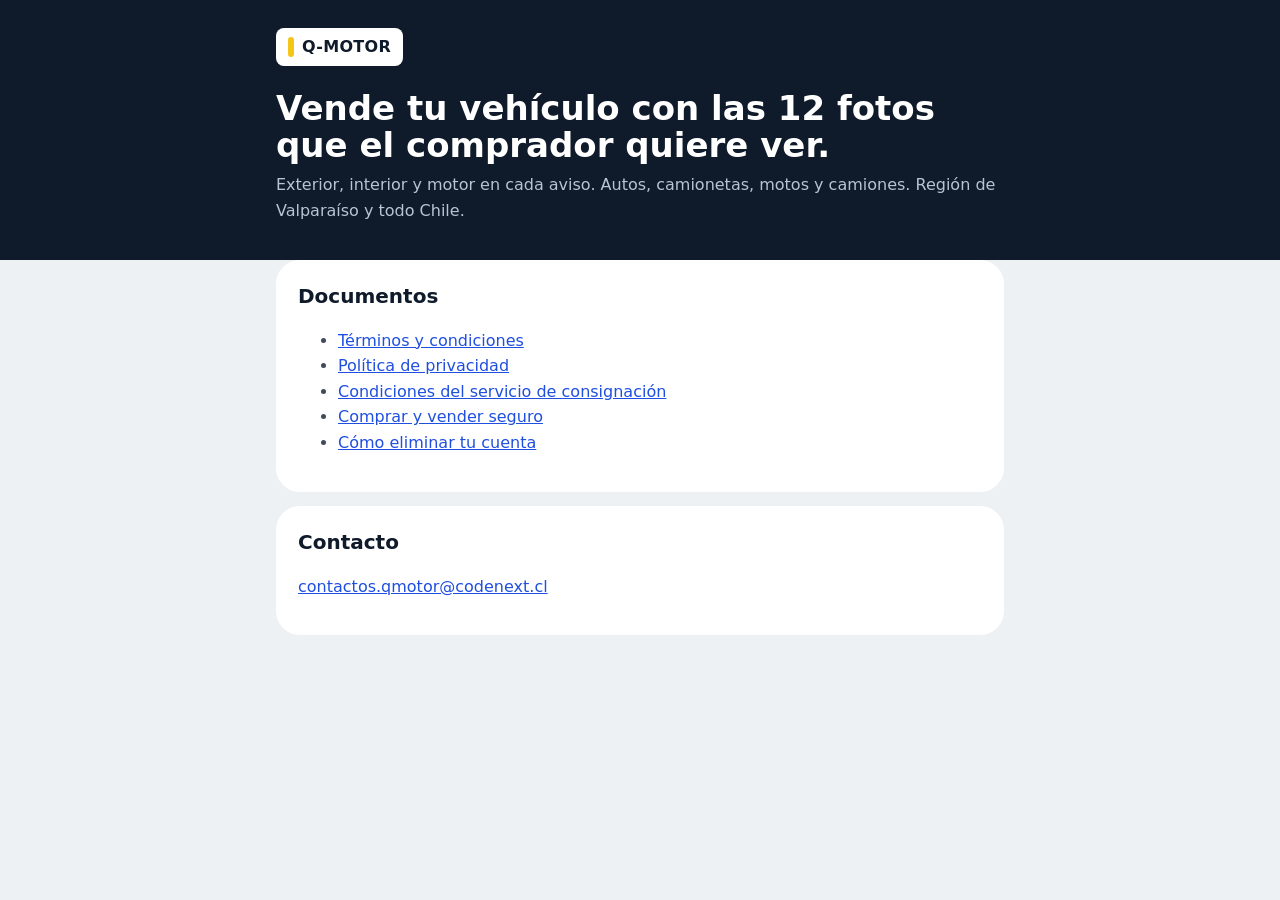
<file: index.html>
<!doctype html>
<html lang="es-CL">
<head>
<meta charset="utf-8">
<meta name="viewport" content="width=device-width, initial-scale=1">
<title>Q-Motor</title>
<link rel="stylesheet" href="estilo.css">
</head>
<body>
<header><div class="wrap">
  <span class="marca">Q-MOTOR</span>
  <h1>Vende tu vehículo con las 12 fotos que el comprador quiere ver.</h1>
  <p>Exterior, interior y motor en cada aviso. Autos, camionetas, motos y camiones. Región de Valparaíso y todo Chile.</p>
</div></header>
<main class="wrap">
  <section>
    <h2>Documentos</h2>
    <ul>
      <li><a href="terminos.html">Términos y condiciones</a></li>
      <li><a href="privacidad.html">Política de privacidad</a></li>
      <li><a href="consignacion.html">Condiciones del servicio de consignación</a></li>
      <li><a href="seguridad.html">Comprar y vender seguro</a></li>
      <li><a href="eliminar-cuenta.html">Cómo eliminar tu cuenta</a></li>
    </ul>
  </section>
  <section>
    <h2>Contacto</h2>
    <p><a href="mailto:contactos.qmotor@codenext.cl">contactos.qmotor@codenext.cl</a></p>
  </section>
</main>
</body>
</html>
</file>
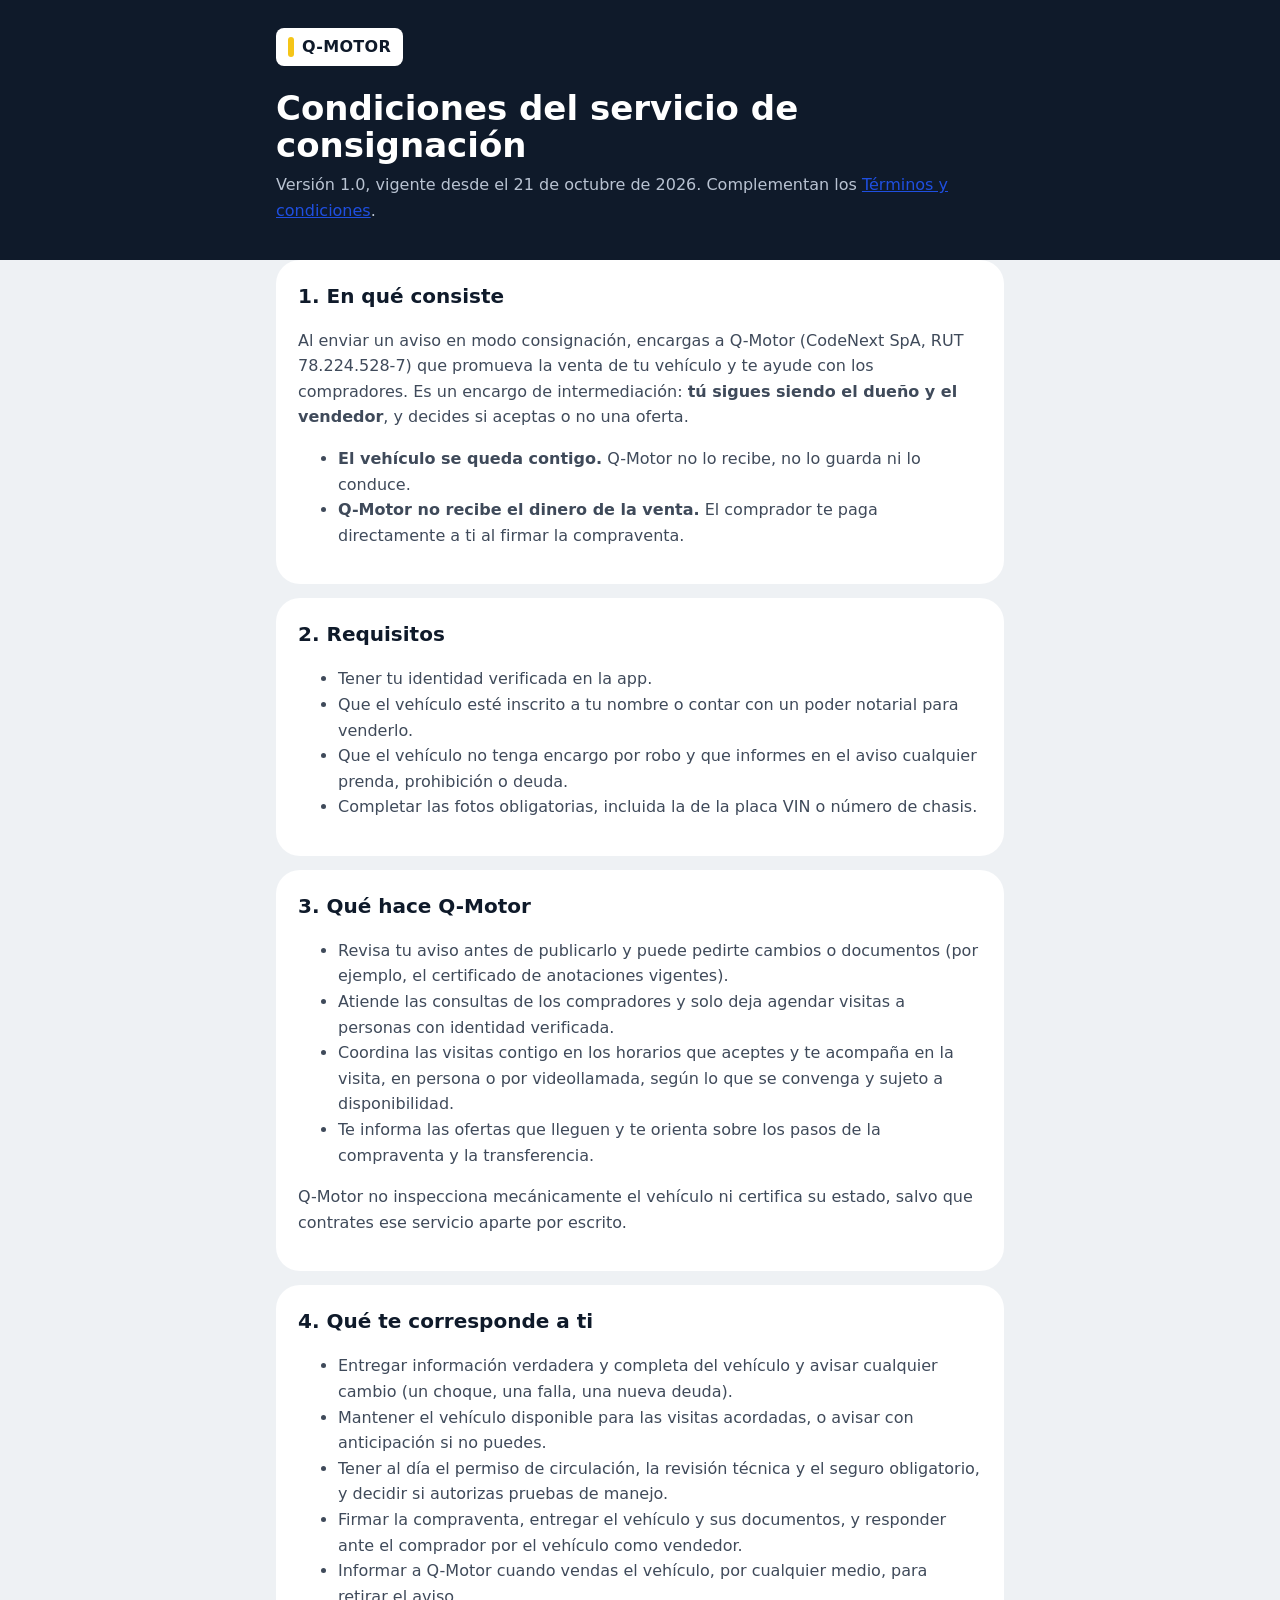
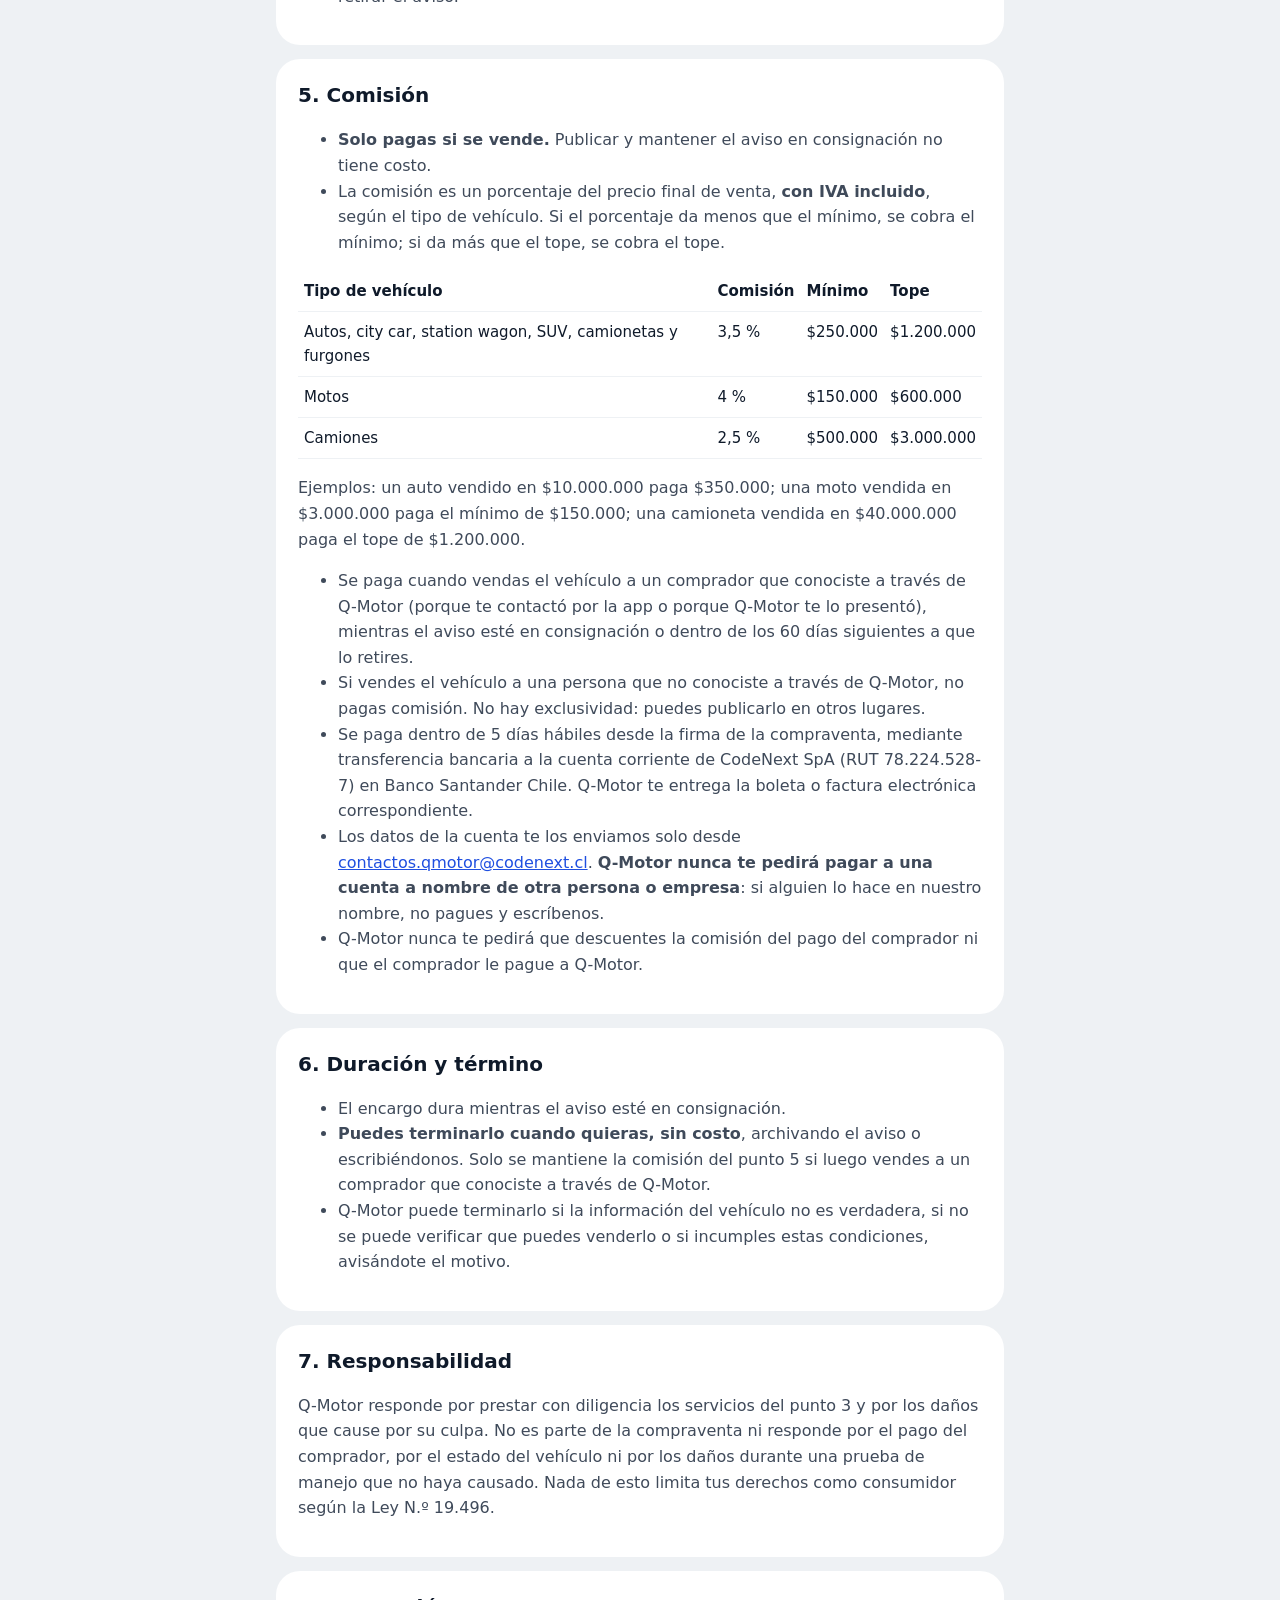
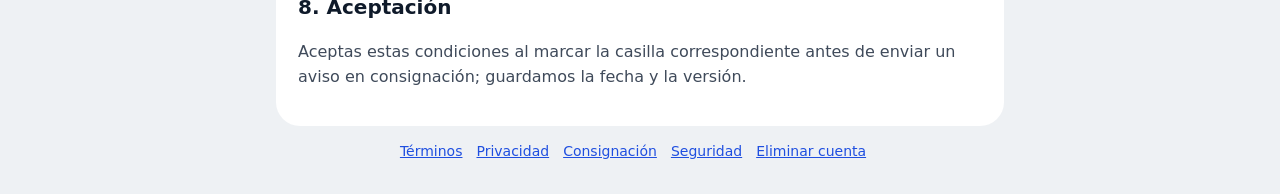
<file: consignacion.html>
<!doctype html>
<html lang="es-CL">
<head>
<meta charset="utf-8">
<meta name="viewport" content="width=device-width, initial-scale=1">
<title>Condiciones de consignación · Q-Motor</title>
<link rel="stylesheet" href="estilo.css">
</head>
<body>
<header><div class="wrap">
  <a class="marca" href="index.html">Q-MOTOR</a>
  <h1>Condiciones del servicio de consignación</h1>
  <p>Versión 1.0, vigente desde el 21 de octubre de 2026. Complementan los <a href="terminos.html">Términos y condiciones</a>.</p>
</div></header>
<main class="wrap">

<section>
  <h2>1. En qué consiste</h2>
  <p>Al enviar un aviso en modo consignación, encargas a Q-Motor (CodeNext SpA, RUT 78.224.528-7) que promueva la venta de tu vehículo y te ayude con los compradores. Es un encargo de intermediación: <strong>tú sigues siendo el dueño y el vendedor</strong>, y decides si aceptas o no una oferta.</p>
  <ul>
    <li><strong>El vehículo se queda contigo.</strong> Q-Motor no lo recibe, no lo guarda ni lo conduce.</li>
    <li><strong>Q-Motor no recibe el dinero de la venta.</strong> El comprador te paga directamente a ti al firmar la compraventa.</li>
  </ul>
</section>

<section>
  <h2>2. Requisitos</h2>
  <ul>
    <li>Tener tu identidad verificada en la app.</li>
    <li>Que el vehículo esté inscrito a tu nombre o contar con un poder notarial para venderlo.</li>
    <li>Que el vehículo no tenga encargo por robo y que informes en el aviso cualquier prenda, prohibición o deuda.</li>
    <li>Completar las fotos obligatorias, incluida la de la placa VIN o número de chasis.</li>
  </ul>
</section>

<section>
  <h2>3. Qué hace Q-Motor</h2>
  <ul>
    <li>Revisa tu aviso antes de publicarlo y puede pedirte cambios o documentos (por ejemplo, el certificado de anotaciones vigentes).</li>
    <li>Atiende las consultas de los compradores y solo deja agendar visitas a personas con identidad verificada.</li>
    <li>Coordina las visitas contigo en los horarios que aceptes y te acompaña en la visita, en persona o por videollamada, según lo que se convenga y sujeto a disponibilidad.</li>
    <li>Te informa las ofertas que lleguen y te orienta sobre los pasos de la compraventa y la transferencia.</li>
  </ul>
  <p>Q-Motor no inspecciona mecánicamente el vehículo ni certifica su estado, salvo que contrates ese servicio aparte por escrito.</p>
</section>

<section>
  <h2>4. Qué te corresponde a ti</h2>
  <ul>
    <li>Entregar información verdadera y completa del vehículo y avisar cualquier cambio (un choque, una falla, una nueva deuda).</li>
    <li>Mantener el vehículo disponible para las visitas acordadas, o avisar con anticipación si no puedes.</li>
    <li>Tener al día el permiso de circulación, la revisión técnica y el seguro obligatorio, y decidir si autorizas pruebas de manejo.</li>
    <li>Firmar la compraventa, entregar el vehículo y sus documentos, y responder ante el comprador por el vehículo como vendedor.</li>
    <li>Informar a Q-Motor cuando vendas el vehículo, por cualquier medio, para retirar el aviso.</li>
  </ul>
</section>

<section>
  <h2>5. Comisión</h2>
  <ul>
    <li><strong>Solo pagas si se vende.</strong> Publicar y mantener el aviso en consignación no tiene costo.</li>
    <li>La comisión es un porcentaje del precio final de venta, <strong>con IVA incluido</strong>, según el tipo de vehículo. Si el porcentaje da menos que el mínimo, se cobra el mínimo; si da más que el tope, se cobra el tope.</li>
  </ul>
  <div style="overflow-x:auto">
  <table>
    <thead><tr><th>Tipo de vehículo</th><th>Comisión</th><th>Mínimo</th><th>Tope</th></tr></thead>
    <tbody>
      <tr><td>Autos, city car, station wagon, SUV, camionetas y furgones</td><td>3,5 %</td><td>$250.000</td><td>$1.200.000</td></tr>
      <tr><td>Motos</td><td>4 %</td><td>$150.000</td><td>$600.000</td></tr>
      <tr><td>Camiones</td><td>2,5 %</td><td>$500.000</td><td>$3.000.000</td></tr>
    </tbody>
  </table>
  </div>
  <p>Ejemplos: un auto vendido en $10.000.000 paga $350.000; una moto vendida en $3.000.000 paga el mínimo de $150.000; una camioneta vendida en $40.000.000 paga el tope de $1.200.000.</p>
  <ul>
    <li>Se paga cuando vendas el vehículo a un comprador que conociste a través de Q-Motor (porque te contactó por la app o porque Q-Motor te lo presentó), mientras el aviso esté en consignación o dentro de los 60 días siguientes a que lo retires.</li>
    <li>Si vendes el vehículo a una persona que no conociste a través de Q-Motor, no pagas comisión. No hay exclusividad: puedes publicarlo en otros lugares.</li>
    <li>Se paga dentro de 5 días hábiles desde la firma de la compraventa, mediante transferencia bancaria a la cuenta corriente de CodeNext SpA (RUT 78.224.528-7) en Banco Santander Chile. Q-Motor te entrega la boleta o factura electrónica correspondiente.</li>
    <li>Los datos de la cuenta te los enviamos solo desde <a href="mailto:contactos.qmotor@codenext.cl">contactos.qmotor@codenext.cl</a>. <strong>Q-Motor nunca te pedirá pagar a una cuenta a nombre de otra persona o empresa</strong>: si alguien lo hace en nuestro nombre, no pagues y escríbenos.</li>
    <li>Q-Motor nunca te pedirá que descuentes la comisión del pago del comprador ni que el comprador le pague a Q-Motor.</li>
  </ul>
</section>

<section>
  <h2>6. Duración y término</h2>
  <ul>
    <li>El encargo dura mientras el aviso esté en consignación.</li>
    <li><strong>Puedes terminarlo cuando quieras, sin costo</strong>, archivando el aviso o escribiéndonos. Solo se mantiene la comisión del punto 5 si luego vendes a un comprador que conociste a través de Q-Motor.</li>
    <li>Q-Motor puede terminarlo si la información del vehículo no es verdadera, si no se puede verificar que puedes venderlo o si incumples estas condiciones, avisándote el motivo.</li>
  </ul>
</section>

<section>
  <h2>7. Responsabilidad</h2>
  <p>Q-Motor responde por prestar con diligencia los servicios del punto 3 y por los daños que cause por su culpa. No es parte de la compraventa ni responde por el pago del comprador, por el estado del vehículo ni por los daños durante una prueba de manejo que no haya causado. Nada de esto limita tus derechos como consumidor según la Ley N.º 19.496.</p>
</section>

<section>
  <h2>8. Aceptación</h2>
  <p>Aceptas estas condiciones al marcar la casilla correspondiente antes de enviar un aviso en consignación; guardamos la fecha y la versión.</p>
</section>

</main>
<footer><div class="wrap"><nav><a href="terminos.html">Términos</a><a href="privacidad.html">Privacidad</a><a href="consignacion.html">Consignación</a><a href="seguridad.html">Seguridad</a><a href="eliminar-cuenta.html">Eliminar cuenta</a></nav></div></footer>
</body>
</html>
</file>
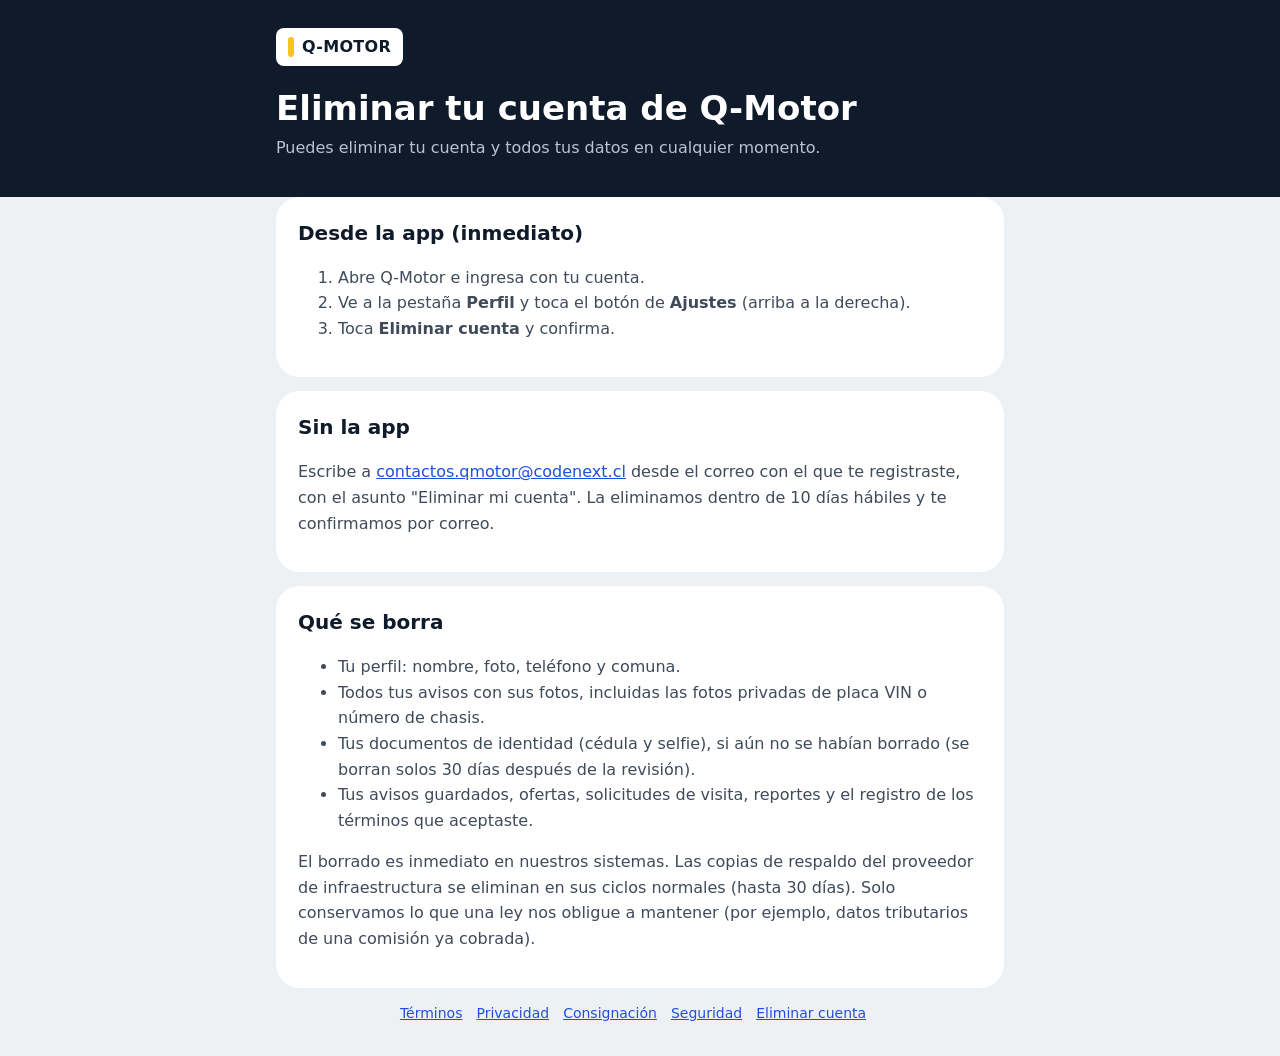
<file: eliminar-cuenta.html>
<!doctype html>
<html lang="es-CL">
<head>
<meta charset="utf-8">
<meta name="viewport" content="width=device-width, initial-scale=1">
<title>Eliminar tu cuenta · Q-Motor</title>
<link rel="stylesheet" href="estilo.css">
</head>
<body>
<header><div class="wrap">
  <a class="marca" href="index.html">Q-MOTOR</a>
  <h1>Eliminar tu cuenta de Q-Motor</h1>
  <p>Puedes eliminar tu cuenta y todos tus datos en cualquier momento.</p>
</div></header>
<main class="wrap">

<section>
  <h2>Desde la app (inmediato)</h2>
  <ol>
    <li>Abre Q-Motor e ingresa con tu cuenta.</li>
    <li>Ve a la pestaña <strong>Perfil</strong> y toca el botón de <strong>Ajustes</strong> (arriba a la derecha).</li>
    <li>Toca <strong>Eliminar cuenta</strong> y confirma.</li>
  </ol>
</section>

<section>
  <h2>Sin la app</h2>
  <p>Escribe a <a href="mailto:contactos.qmotor@codenext.cl">contactos.qmotor@codenext.cl</a> desde el correo con el que te registraste, con el asunto "Eliminar mi cuenta". La eliminamos dentro de 10 días hábiles y te confirmamos por correo.</p>
</section>

<section>
  <h2>Qué se borra</h2>
  <ul>
    <li>Tu perfil: nombre, foto, teléfono y comuna.</li>
    <li>Todos tus avisos con sus fotos, incluidas las fotos privadas de placa VIN o número de chasis.</li>
    <li>Tus documentos de identidad (cédula y selfie), si aún no se habían borrado (se borran solos 30 días después de la revisión).</li>
    <li>Tus avisos guardados, ofertas, solicitudes de visita, reportes y el registro de los términos que aceptaste.</li>
  </ul>
  <p>El borrado es inmediato en nuestros sistemas. Las copias de respaldo del proveedor de infraestructura se eliminan en sus ciclos normales (hasta 30 días). Solo conservamos lo que una ley nos obligue a mantener (por ejemplo, datos tributarios de una comisión ya cobrada).</p>
</section>

</main>
<footer><div class="wrap"><nav><a href="terminos.html">Términos</a><a href="privacidad.html">Privacidad</a><a href="consignacion.html">Consignación</a><a href="seguridad.html">Seguridad</a><a href="eliminar-cuenta.html">Eliminar cuenta</a></nav></div></footer>
</body>
</html>
</file>
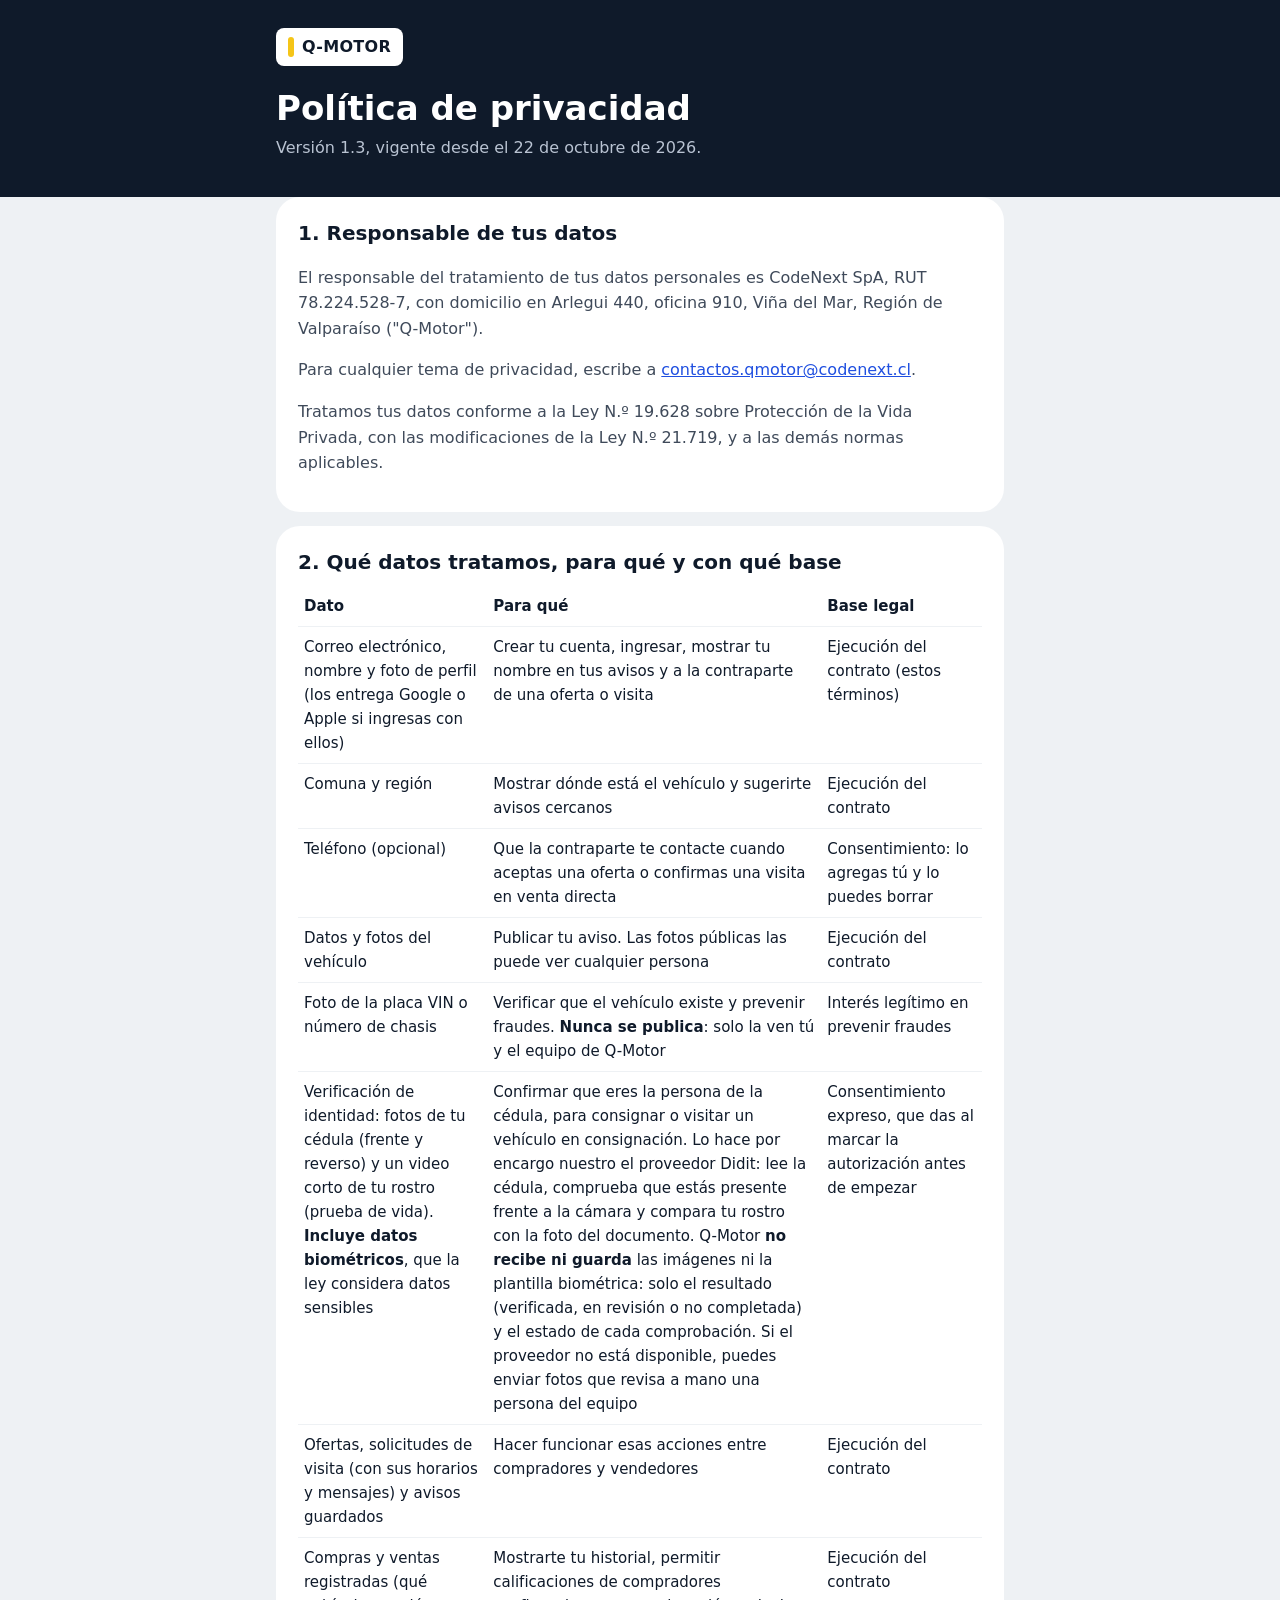
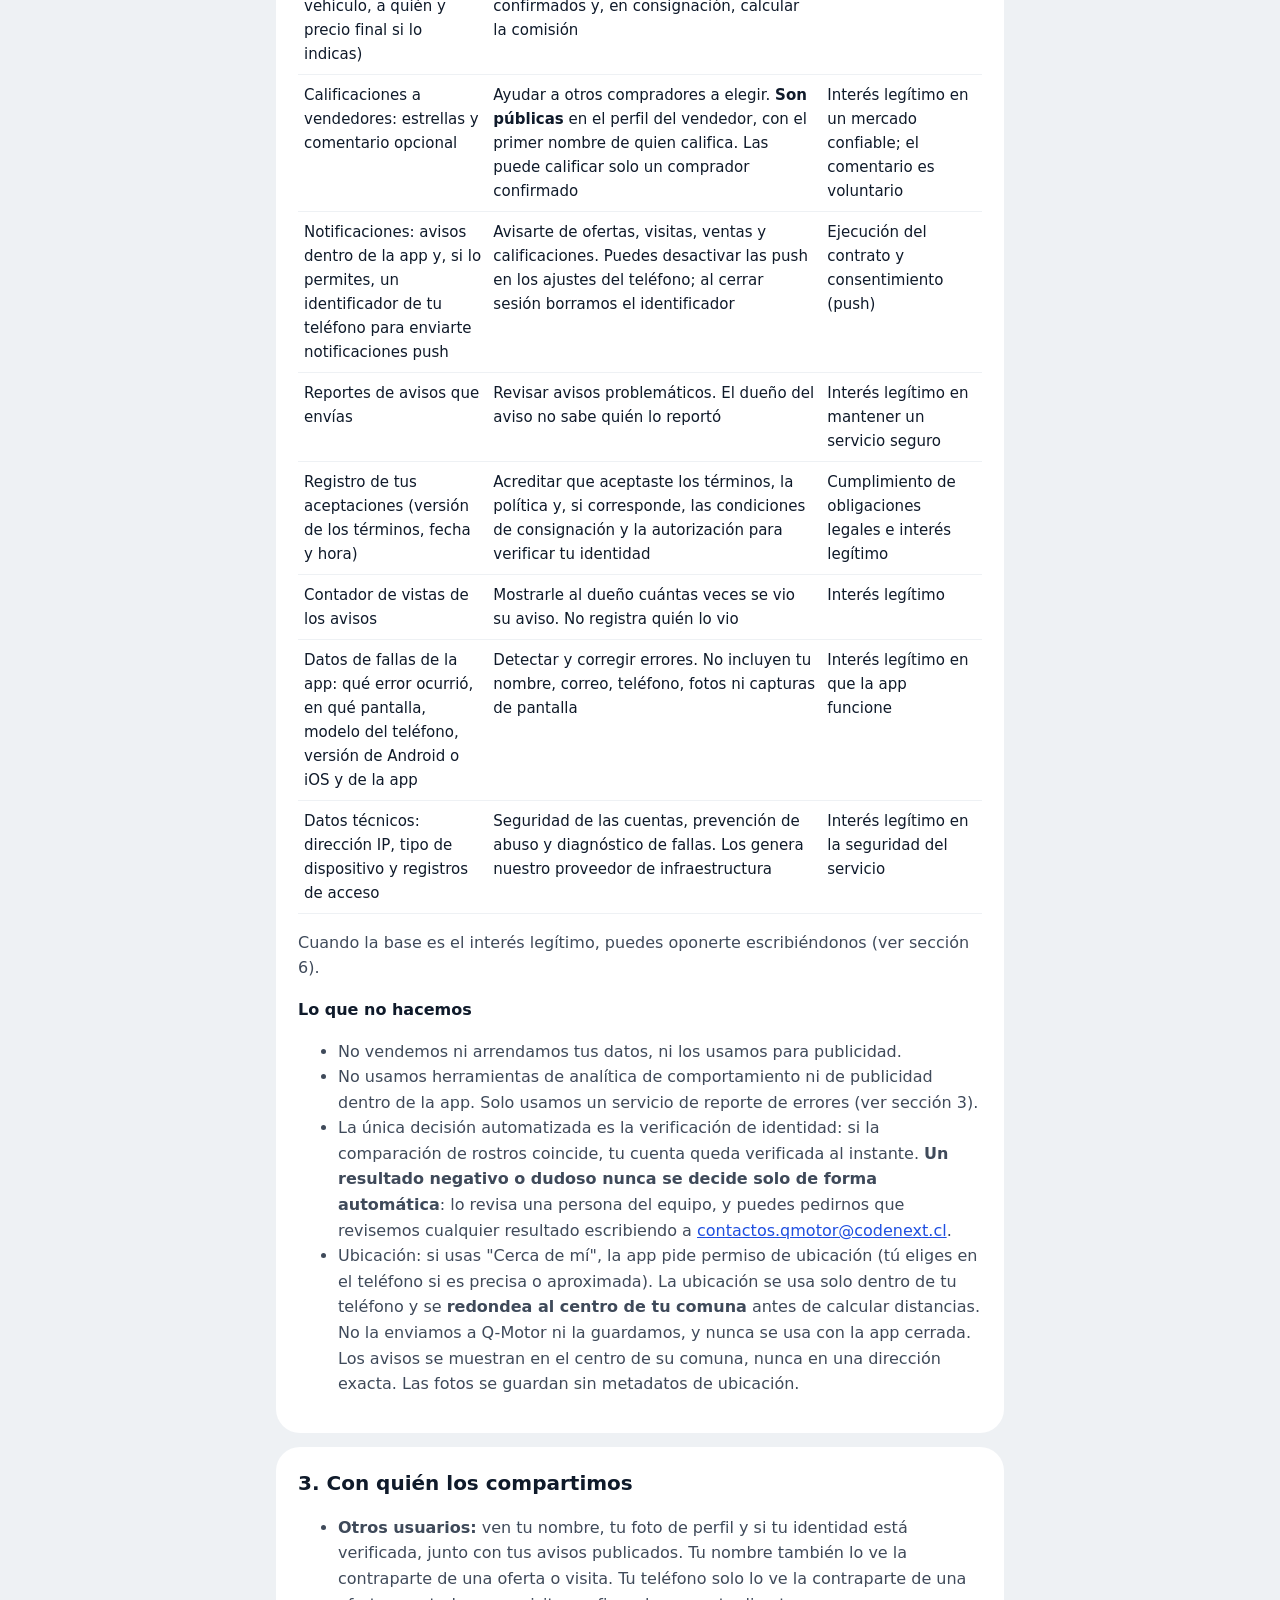
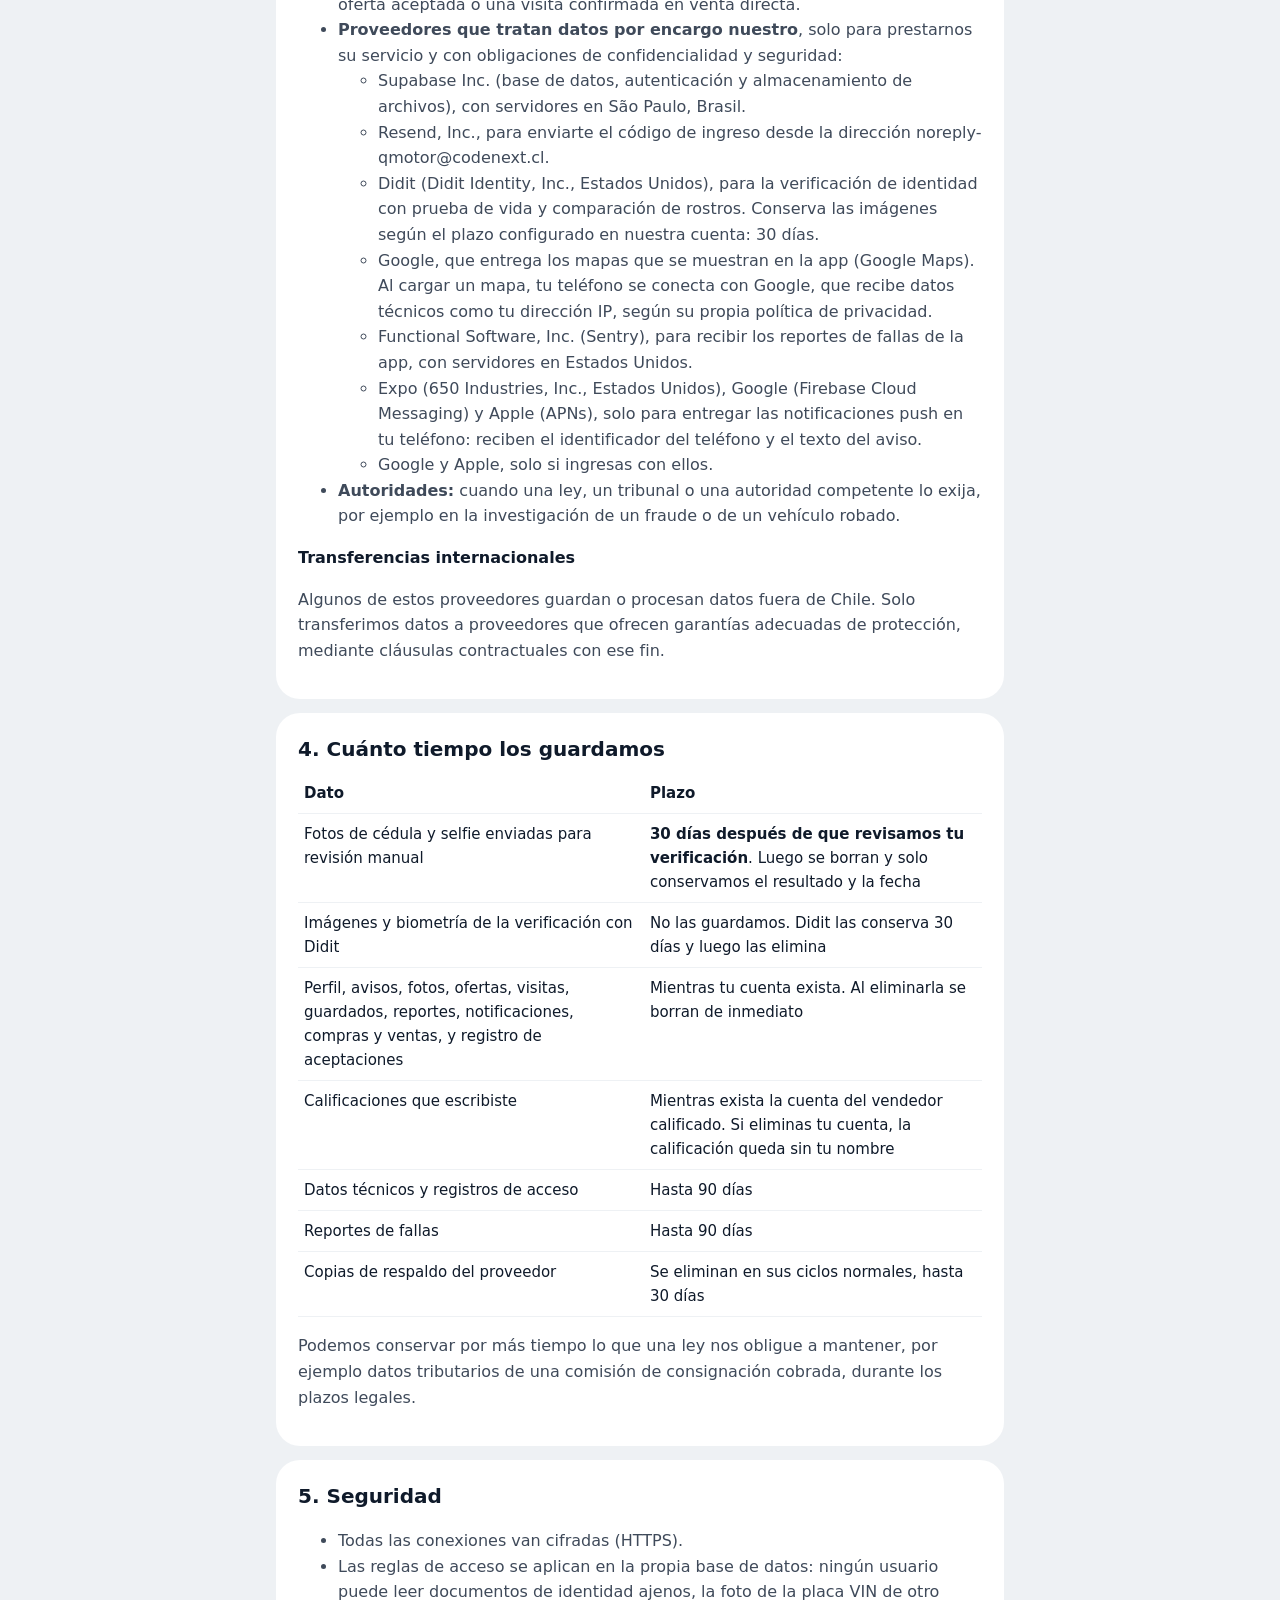
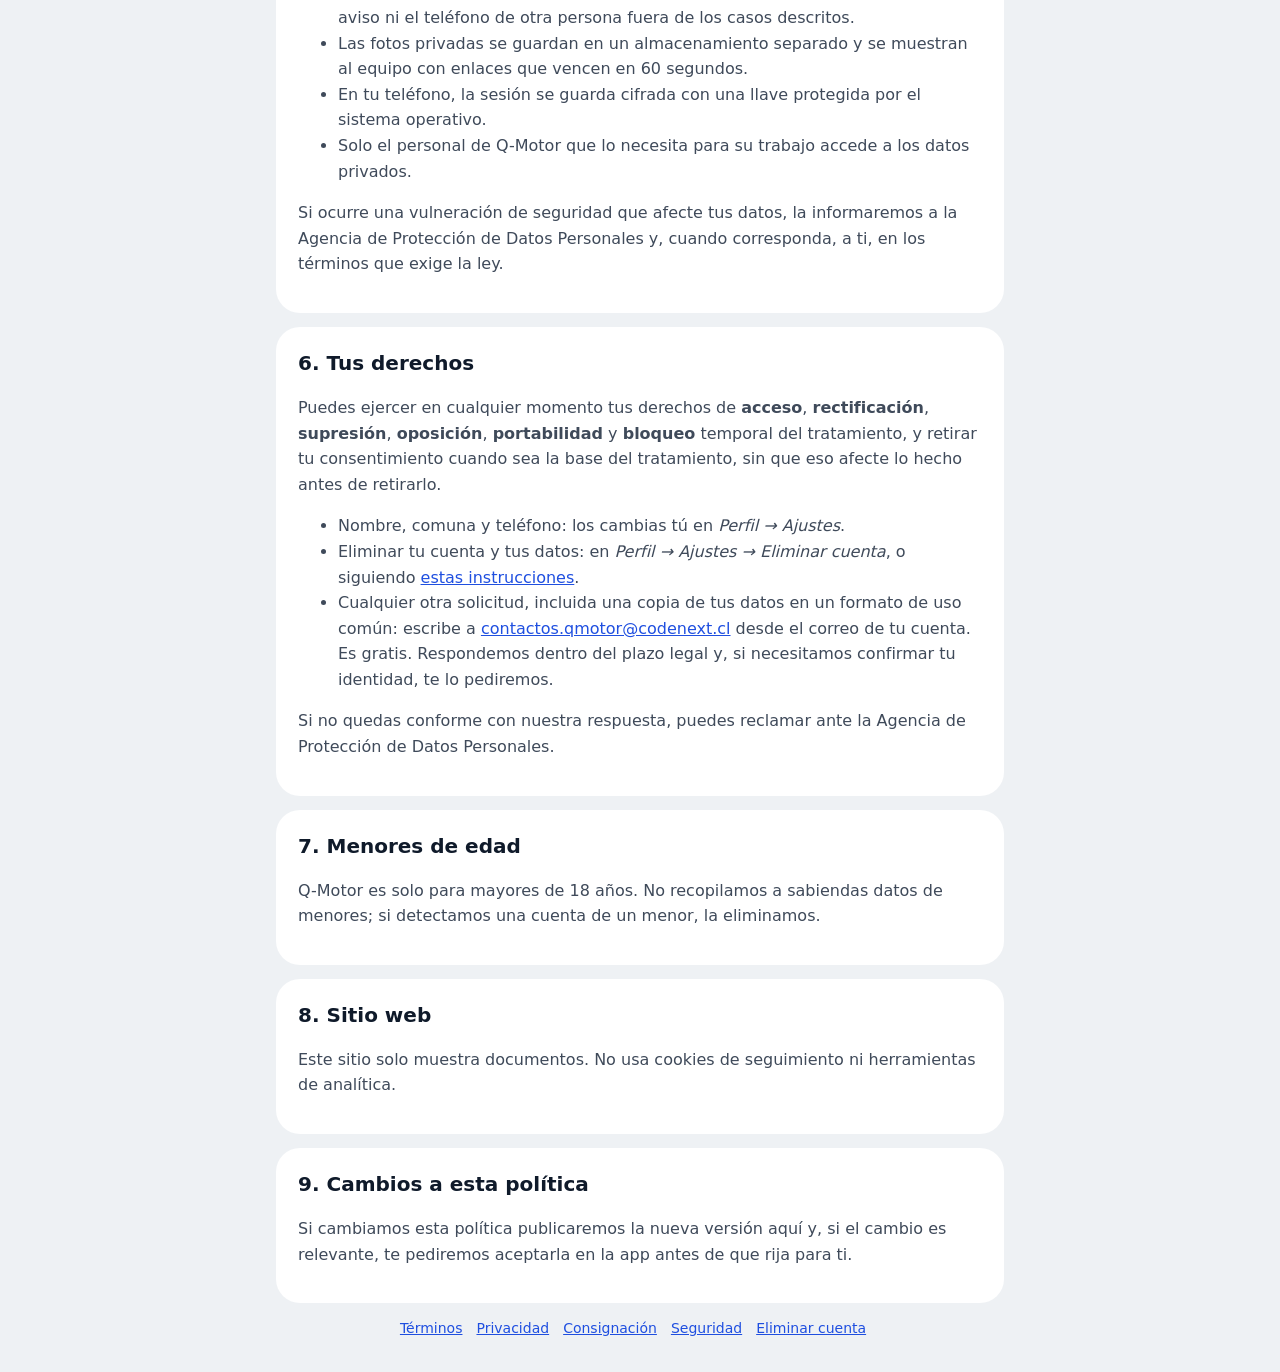
<file: privacidad.html>
<!doctype html>
<html lang="es-CL">
<head>
<meta charset="utf-8">
<meta name="viewport" content="width=device-width, initial-scale=1">
<title>Política de privacidad · Q-Motor</title>
<link rel="stylesheet" href="estilo.css">
</head>
<body>
<header><div class="wrap">
  <a class="marca" href="index.html">Q-MOTOR</a>
  <h1>Política de privacidad</h1>
  <p>Versión 1.3, vigente desde el 22 de octubre de 2026.</p>
</div></header>
<main class="wrap">

<section>
  <h2>1. Responsable de tus datos</h2>
  <p>El responsable del tratamiento de tus datos personales es CodeNext SpA, RUT 78.224.528-7, con domicilio en Arlegui 440, oficina 910, Viña del Mar, Región de Valparaíso ("Q-Motor").</p>
  <p>Para cualquier tema de privacidad, escribe a <a href="mailto:contactos.qmotor@codenext.cl">contactos.qmotor@codenext.cl</a>.</p>
  <p>Tratamos tus datos conforme a la Ley N.º 19.628 sobre Protección de la Vida Privada, con las modificaciones de la Ley N.º 21.719, y a las demás normas aplicables.</p>
</section>

<section>
  <h2>2. Qué datos tratamos, para qué y con qué base</h2>
  <table>
    <tr><th>Dato</th><th>Para qué</th><th>Base legal</th></tr>
    <tr><td>Correo electrónico, nombre y foto de perfil (los entrega Google o Apple si ingresas con ellos)</td><td>Crear tu cuenta, ingresar, mostrar tu nombre en tus avisos y a la contraparte de una oferta o visita</td><td>Ejecución del contrato (estos términos)</td></tr>
    <tr><td>Comuna y región</td><td>Mostrar dónde está el vehículo y sugerirte avisos cercanos</td><td>Ejecución del contrato</td></tr>
    <tr><td>Teléfono (opcional)</td><td>Que la contraparte te contacte cuando aceptas una oferta o confirmas una visita en venta directa</td><td>Consentimiento: lo agregas tú y lo puedes borrar</td></tr>
    <tr><td>Datos y fotos del vehículo</td><td>Publicar tu aviso. Las fotos públicas las puede ver cualquier persona</td><td>Ejecución del contrato</td></tr>
    <tr><td>Foto de la placa VIN o número de chasis</td><td>Verificar que el vehículo existe y prevenir fraudes. <strong>Nunca se publica</strong>: solo la ven tú y el equipo de Q-Motor</td><td>Interés legítimo en prevenir fraudes</td></tr>
    <tr><td>Verificación de identidad: fotos de tu cédula (frente y reverso) y un video corto de tu rostro (prueba de vida). <strong>Incluye datos biométricos</strong>, que la ley considera datos sensibles</td><td>Confirmar que eres la persona de la cédula, para consignar o visitar un vehículo en consignación. Lo hace por encargo nuestro el proveedor Didit: lee la cédula, comprueba que estás presente frente a la cámara y compara tu rostro con la foto del documento. Q-Motor <strong>no recibe ni guarda</strong> las imágenes ni la plantilla biométrica: solo el resultado (verificada, en revisión o no completada) y el estado de cada comprobación. Si el proveedor no está disponible, puedes enviar fotos que revisa a mano una persona del equipo</td><td>Consentimiento expreso, que das al marcar la autorización antes de empezar</td></tr>
    <tr><td>Ofertas, solicitudes de visita (con sus horarios y mensajes) y avisos guardados</td><td>Hacer funcionar esas acciones entre compradores y vendedores</td><td>Ejecución del contrato</td></tr>
    <tr><td>Compras y ventas registradas (qué vehículo, a quién y precio final si lo indicas)</td><td>Mostrarte tu historial, permitir calificaciones de compradores confirmados y, en consignación, calcular la comisión</td><td>Ejecución del contrato</td></tr>
    <tr><td>Calificaciones a vendedores: estrellas y comentario opcional</td><td>Ayudar a otros compradores a elegir. <strong>Son públicas</strong> en el perfil del vendedor, con el primer nombre de quien califica. Las puede calificar solo un comprador confirmado</td><td>Interés legítimo en un mercado confiable; el comentario es voluntario</td></tr>
    <tr><td>Notificaciones: avisos dentro de la app y, si lo permites, un identificador de tu teléfono para enviarte notificaciones push</td><td>Avisarte de ofertas, visitas, ventas y calificaciones. Puedes desactivar las push en los ajustes del teléfono; al cerrar sesión borramos el identificador</td><td>Ejecución del contrato y consentimiento (push)</td></tr>
    <tr><td>Reportes de avisos que envías</td><td>Revisar avisos problemáticos. El dueño del aviso no sabe quién lo reportó</td><td>Interés legítimo en mantener un servicio seguro</td></tr>
    <tr><td>Registro de tus aceptaciones (versión de los términos, fecha y hora)</td><td>Acreditar que aceptaste los términos, la política y, si corresponde, las condiciones de consignación y la autorización para verificar tu identidad</td><td>Cumplimiento de obligaciones legales e interés legítimo</td></tr>
    <tr><td>Contador de vistas de los avisos</td><td>Mostrarle al dueño cuántas veces se vio su aviso. No registra quién lo vio</td><td>Interés legítimo</td></tr>
    <tr><td>Datos de fallas de la app: qué error ocurrió, en qué pantalla, modelo del teléfono, versión de Android o iOS y de la app</td><td>Detectar y corregir errores. No incluyen tu nombre, correo, teléfono, fotos ni capturas de pantalla</td><td>Interés legítimo en que la app funcione</td></tr>
    <tr><td>Datos técnicos: dirección IP, tipo de dispositivo y registros de acceso</td><td>Seguridad de las cuentas, prevención de abuso y diagnóstico de fallas. Los genera nuestro proveedor de infraestructura</td><td>Interés legítimo en la seguridad del servicio</td></tr>
  </table>
  <p>Cuando la base es el interés legítimo, puedes oponerte escribiéndonos (ver sección 6).</p>
  <h3>Lo que no hacemos</h3>
  <ul>
    <li>No vendemos ni arrendamos tus datos, ni los usamos para publicidad.</li>
    <li>No usamos herramientas de analítica de comportamiento ni de publicidad dentro de la app. Solo usamos un servicio de reporte de errores (ver sección 3).</li>
    <li>La única decisión automatizada es la verificación de identidad: si la comparación de rostros coincide, tu cuenta queda verificada al instante. <strong>Un resultado negativo o dudoso nunca se decide solo de forma automática</strong>: lo revisa una persona del equipo, y puedes pedirnos que revisemos cualquier resultado escribiendo a <a href="mailto:contactos.qmotor@codenext.cl">contactos.qmotor@codenext.cl</a>.</li>
    <li>Ubicación: si usas "Cerca de mí", la app pide permiso de ubicación (tú eliges en el teléfono si es precisa o aproximada). La ubicación se usa solo dentro de tu teléfono y se <strong>redondea al centro de tu comuna</strong> antes de calcular distancias. No la enviamos a Q-Motor ni la guardamos, y nunca se usa con la app cerrada. Los avisos se muestran en el centro de su comuna, nunca en una dirección exacta. Las fotos se guardan sin metadatos de ubicación.</li>
  </ul>
</section>

<section>
  <h2>3. Con quién los compartimos</h2>
  <ul>
    <li><strong>Otros usuarios:</strong> ven tu nombre, tu foto de perfil y si tu identidad está verificada, junto con tus avisos publicados. Tu nombre también lo ve la contraparte de una oferta o visita. Tu teléfono solo lo ve la contraparte de una oferta aceptada o una visita confirmada en venta directa.</li>
    <li><strong>Proveedores que tratan datos por encargo nuestro</strong>, solo para prestarnos su servicio y con obligaciones de confidencialidad y seguridad:
      <ul>
        <li>Supabase Inc. (base de datos, autenticación y almacenamiento de archivos), con servidores en São Paulo, Brasil.</li>
        <li>Resend, Inc., para enviarte el código de ingreso desde la dirección noreply-qmotor@codenext.cl.</li>
        <li>Didit (Didit Identity, Inc., Estados Unidos), para la verificación de identidad con prueba de vida y comparación de rostros. Conserva las imágenes según el plazo configurado en nuestra cuenta: 30 días.</li>
        <li>Google, que entrega los mapas que se muestran en la app (Google Maps). Al cargar un mapa, tu teléfono se conecta con Google, que recibe datos técnicos como tu dirección IP, según su propia política de privacidad.</li>
        <li>Functional Software, Inc. (Sentry), para recibir los reportes de fallas de la app, con servidores en Estados Unidos.</li>
        <li>Expo (650 Industries, Inc., Estados Unidos), Google (Firebase Cloud Messaging) y Apple (APNs), solo para entregar las notificaciones push en tu teléfono: reciben el identificador del teléfono y el texto del aviso.</li>
        <li>Google y Apple, solo si ingresas con ellos.</li>
      </ul>
    </li>
    <li><strong>Autoridades:</strong> cuando una ley, un tribunal o una autoridad competente lo exija, por ejemplo en la investigación de un fraude o de un vehículo robado.</li>
  </ul>
  <h3>Transferencias internacionales</h3>
  <p>Algunos de estos proveedores guardan o procesan datos fuera de Chile. Solo transferimos datos a proveedores que ofrecen garantías adecuadas de protección, mediante cláusulas contractuales con ese fin.</p>
</section>

<section>
  <h2>4. Cuánto tiempo los guardamos</h2>
  <table>
    <tr><th>Dato</th><th>Plazo</th></tr>
    <tr><td>Fotos de cédula y selfie enviadas para revisión manual</td><td><strong>30 días después de que revisamos tu verificación</strong>. Luego se borran y solo conservamos el resultado y la fecha</td></tr>
    <tr><td>Imágenes y biometría de la verificación con Didit</td><td>No las guardamos. Didit las conserva 30 días y luego las elimina</td></tr>
    <tr><td>Perfil, avisos, fotos, ofertas, visitas, guardados, reportes, notificaciones, compras y ventas, y registro de aceptaciones</td><td>Mientras tu cuenta exista. Al eliminarla se borran de inmediato</td></tr>
    <tr><td>Calificaciones que escribiste</td><td>Mientras exista la cuenta del vendedor calificado. Si eliminas tu cuenta, la calificación queda sin tu nombre</td></tr>
    <tr><td>Datos técnicos y registros de acceso</td><td>Hasta 90 días</td></tr>
    <tr><td>Reportes de fallas</td><td>Hasta 90 días</td></tr>
    <tr><td>Copias de respaldo del proveedor</td><td>Se eliminan en sus ciclos normales, hasta 30 días</td></tr>
  </table>
  <p>Podemos conservar por más tiempo lo que una ley nos obligue a mantener, por ejemplo datos tributarios de una comisión de consignación cobrada, durante los plazos legales.</p>
</section>

<section>
  <h2>5. Seguridad</h2>
  <ul>
    <li>Todas las conexiones van cifradas (HTTPS).</li>
    <li>Las reglas de acceso se aplican en la propia base de datos: ningún usuario puede leer documentos de identidad ajenos, la foto de la placa VIN de otro aviso ni el teléfono de otra persona fuera de los casos descritos.</li>
    <li>Las fotos privadas se guardan en un almacenamiento separado y se muestran al equipo con enlaces que vencen en 60 segundos.</li>
    <li>En tu teléfono, la sesión se guarda cifrada con una llave protegida por el sistema operativo.</li>
    <li>Solo el personal de Q-Motor que lo necesita para su trabajo accede a los datos privados.</li>
  </ul>
  <p>Si ocurre una vulneración de seguridad que afecte tus datos, la informaremos a la Agencia de Protección de Datos Personales y, cuando corresponda, a ti, en los términos que exige la ley.</p>
</section>

<section>
  <h2>6. Tus derechos</h2>
  <p>Puedes ejercer en cualquier momento tus derechos de <strong>acceso</strong>, <strong>rectificación</strong>, <strong>supresión</strong>, <strong>oposición</strong>, <strong>portabilidad</strong> y <strong>bloqueo</strong> temporal del tratamiento, y retirar tu consentimiento cuando sea la base del tratamiento, sin que eso afecte lo hecho antes de retirarlo.</p>
  <ul>
    <li>Nombre, comuna y teléfono: los cambias tú en <em>Perfil → Ajustes</em>.</li>
    <li>Eliminar tu cuenta y tus datos: en <em>Perfil → Ajustes → Eliminar cuenta</em>, o siguiendo <a href="eliminar-cuenta.html">estas instrucciones</a>.</li>
    <li>Cualquier otra solicitud, incluida una copia de tus datos en un formato de uso común: escribe a <a href="mailto:contactos.qmotor@codenext.cl">contactos.qmotor@codenext.cl</a> desde el correo de tu cuenta. Es gratis. Respondemos dentro del plazo legal y, si necesitamos confirmar tu identidad, te lo pediremos.</li>
  </ul>
  <p>Si no quedas conforme con nuestra respuesta, puedes reclamar ante la Agencia de Protección de Datos Personales.</p>
</section>

<section>
  <h2>7. Menores de edad</h2>
  <p>Q-Motor es solo para mayores de 18 años. No recopilamos a sabiendas datos de menores; si detectamos una cuenta de un menor, la eliminamos.</p>
</section>

<section>
  <h2>8. Sitio web</h2>
  <p>Este sitio solo muestra documentos. No usa cookies de seguimiento ni herramientas de analítica.</p>
</section>

<section>
  <h2>9. Cambios a esta política</h2>
  <p>Si cambiamos esta política publicaremos la nueva versión aquí y, si el cambio es relevante, te pediremos aceptarla en la app antes de que rija para ti.</p>
</section>

</main>
<footer><div class="wrap"><nav><a href="terminos.html">Términos</a><a href="privacidad.html">Privacidad</a><a href="consignacion.html">Consignación</a><a href="seguridad.html">Seguridad</a><a href="eliminar-cuenta.html">Eliminar cuenta</a></nav></div></footer>
</body>
</html>
</file>
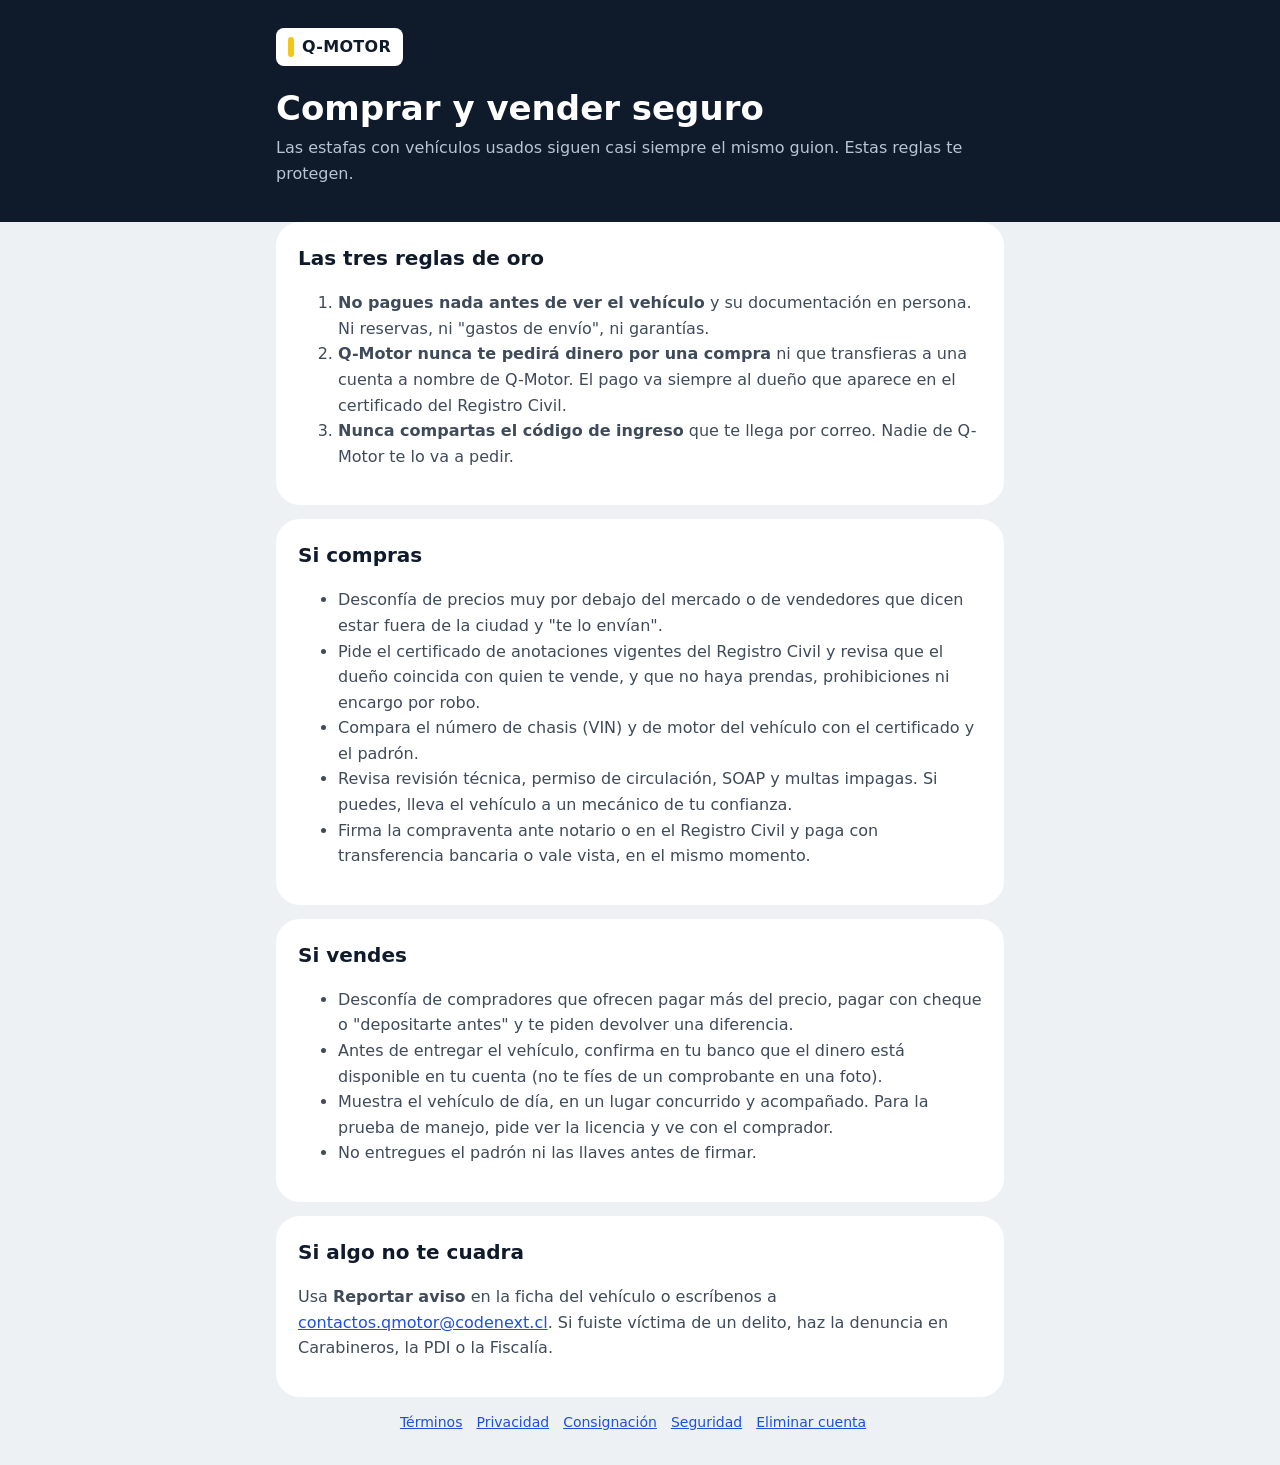
<file: seguridad.html>
<!doctype html>
<html lang="es-CL">
<head>
<meta charset="utf-8">
<meta name="viewport" content="width=device-width, initial-scale=1">
<title>Comprar y vender seguro · Q-Motor</title>
<link rel="stylesheet" href="estilo.css">
</head>
<body>
<header><div class="wrap">
  <a class="marca" href="index.html">Q-MOTOR</a>
  <h1>Comprar y vender seguro</h1>
  <p>Las estafas con vehículos usados siguen casi siempre el mismo guion. Estas reglas te protegen.</p>
</div></header>
<main class="wrap">

<section>
  <h2>Las tres reglas de oro</h2>
  <ol>
    <li><strong>No pagues nada antes de ver el vehículo</strong> y su documentación en persona. Ni reservas, ni "gastos de envío", ni garantías.</li>
    <li><strong>Q-Motor nunca te pedirá dinero por una compra</strong> ni que transfieras a una cuenta a nombre de Q-Motor. El pago va siempre al dueño que aparece en el certificado del Registro Civil.</li>
    <li><strong>Nunca compartas el código de ingreso</strong> que te llega por correo. Nadie de Q-Motor te lo va a pedir.</li>
  </ol>
</section>

<section>
  <h2>Si compras</h2>
  <ul>
    <li>Desconfía de precios muy por debajo del mercado o de vendedores que dicen estar fuera de la ciudad y "te lo envían".</li>
    <li>Pide el certificado de anotaciones vigentes del Registro Civil y revisa que el dueño coincida con quien te vende, y que no haya prendas, prohibiciones ni encargo por robo.</li>
    <li>Compara el número de chasis (VIN) y de motor del vehículo con el certificado y el padrón.</li>
    <li>Revisa revisión técnica, permiso de circulación, SOAP y multas impagas. Si puedes, lleva el vehículo a un mecánico de tu confianza.</li>
    <li>Firma la compraventa ante notario o en el Registro Civil y paga con transferencia bancaria o vale vista, en el mismo momento.</li>
  </ul>
</section>

<section>
  <h2>Si vendes</h2>
  <ul>
    <li>Desconfía de compradores que ofrecen pagar más del precio, pagar con cheque o "depositarte antes" y te piden devolver una diferencia.</li>
    <li>Antes de entregar el vehículo, confirma en tu banco que el dinero está disponible en tu cuenta (no te fíes de un comprobante en una foto).</li>
    <li>Muestra el vehículo de día, en un lugar concurrido y acompañado. Para la prueba de manejo, pide ver la licencia y ve con el comprador.</li>
    <li>No entregues el padrón ni las llaves antes de firmar.</li>
  </ul>
</section>

<section>
  <h2>Si algo no te cuadra</h2>
  <p>Usa <strong>Reportar aviso</strong> en la ficha del vehículo o escríbenos a <a href="mailto:contactos.qmotor@codenext.cl">contactos.qmotor@codenext.cl</a>. Si fuiste víctima de un delito, haz la denuncia en Carabineros, la PDI o la Fiscalía.</p>
</section>

</main>
<footer><div class="wrap"><nav><a href="terminos.html">Términos</a><a href="privacidad.html">Privacidad</a><a href="consignacion.html">Consignación</a><a href="seguridad.html">Seguridad</a><a href="eliminar-cuenta.html">Eliminar cuenta</a></nav></div></footer>
</body>
</html>
</file>
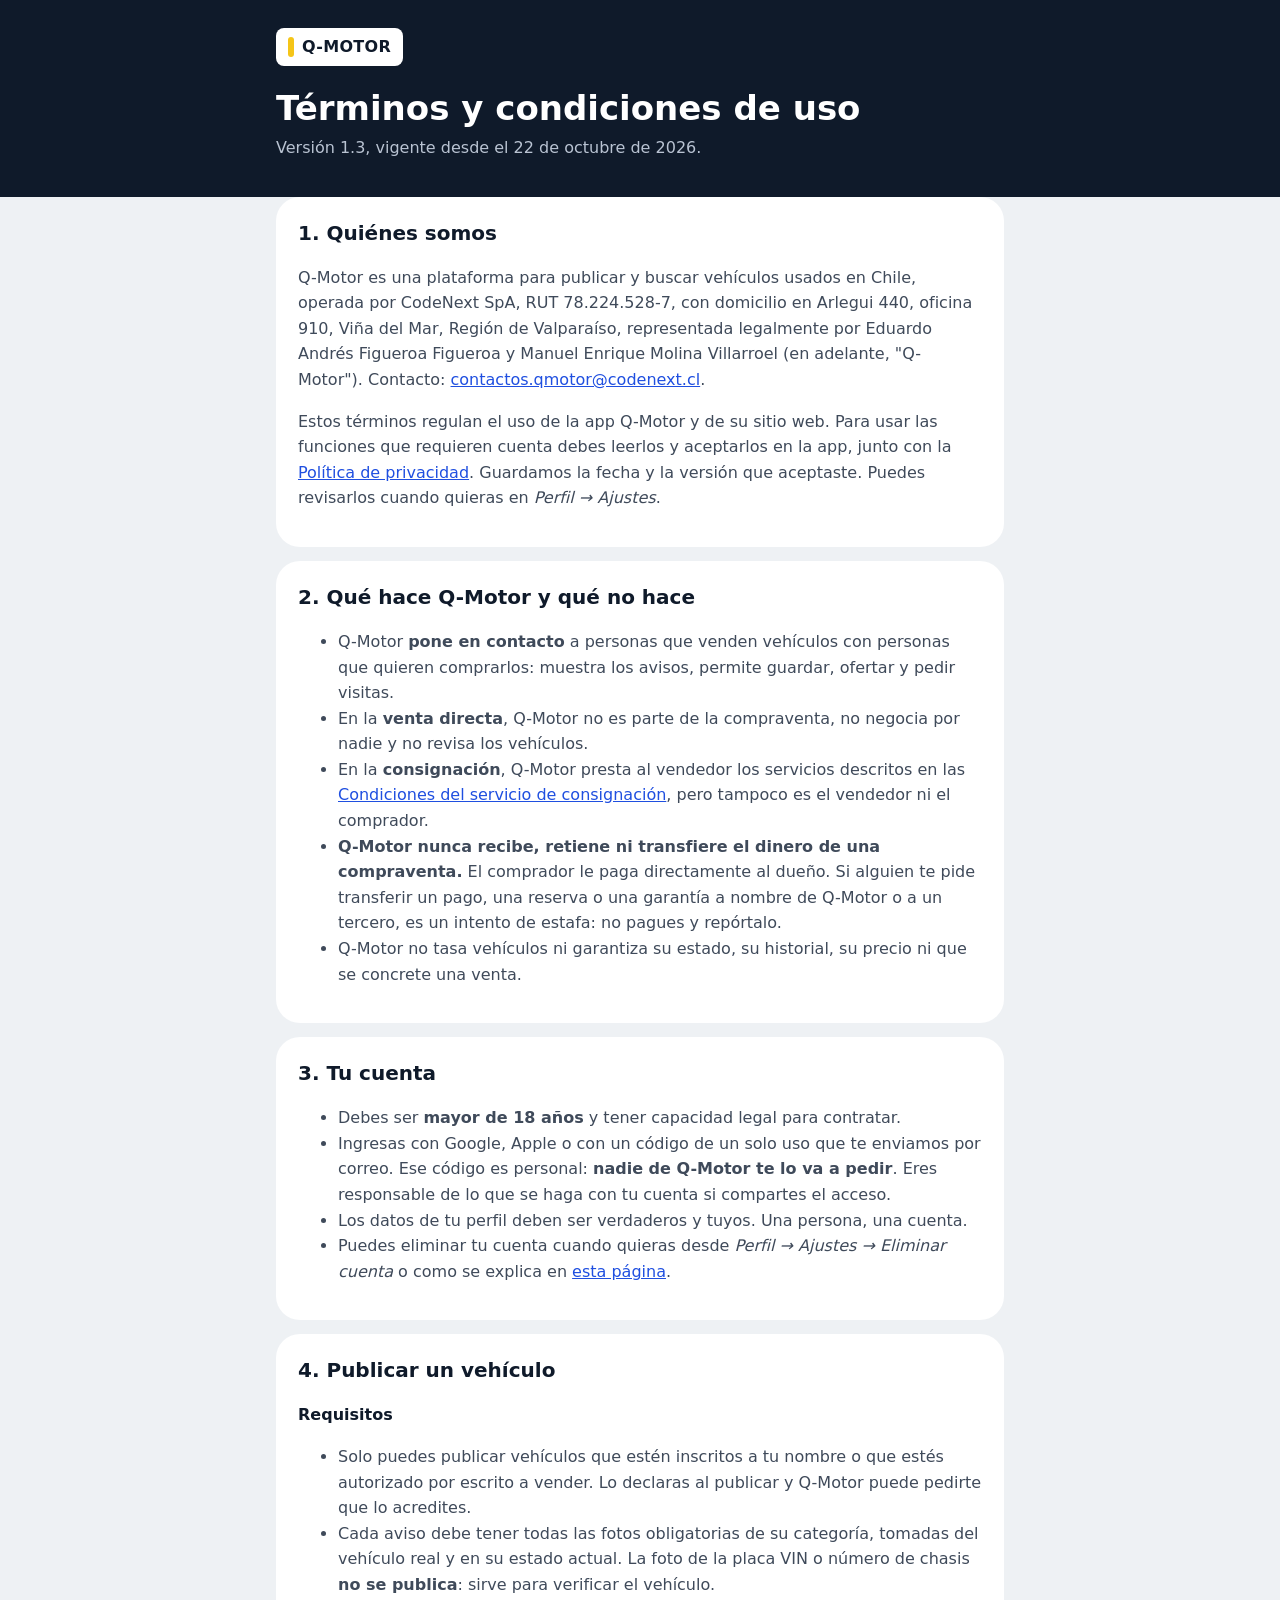
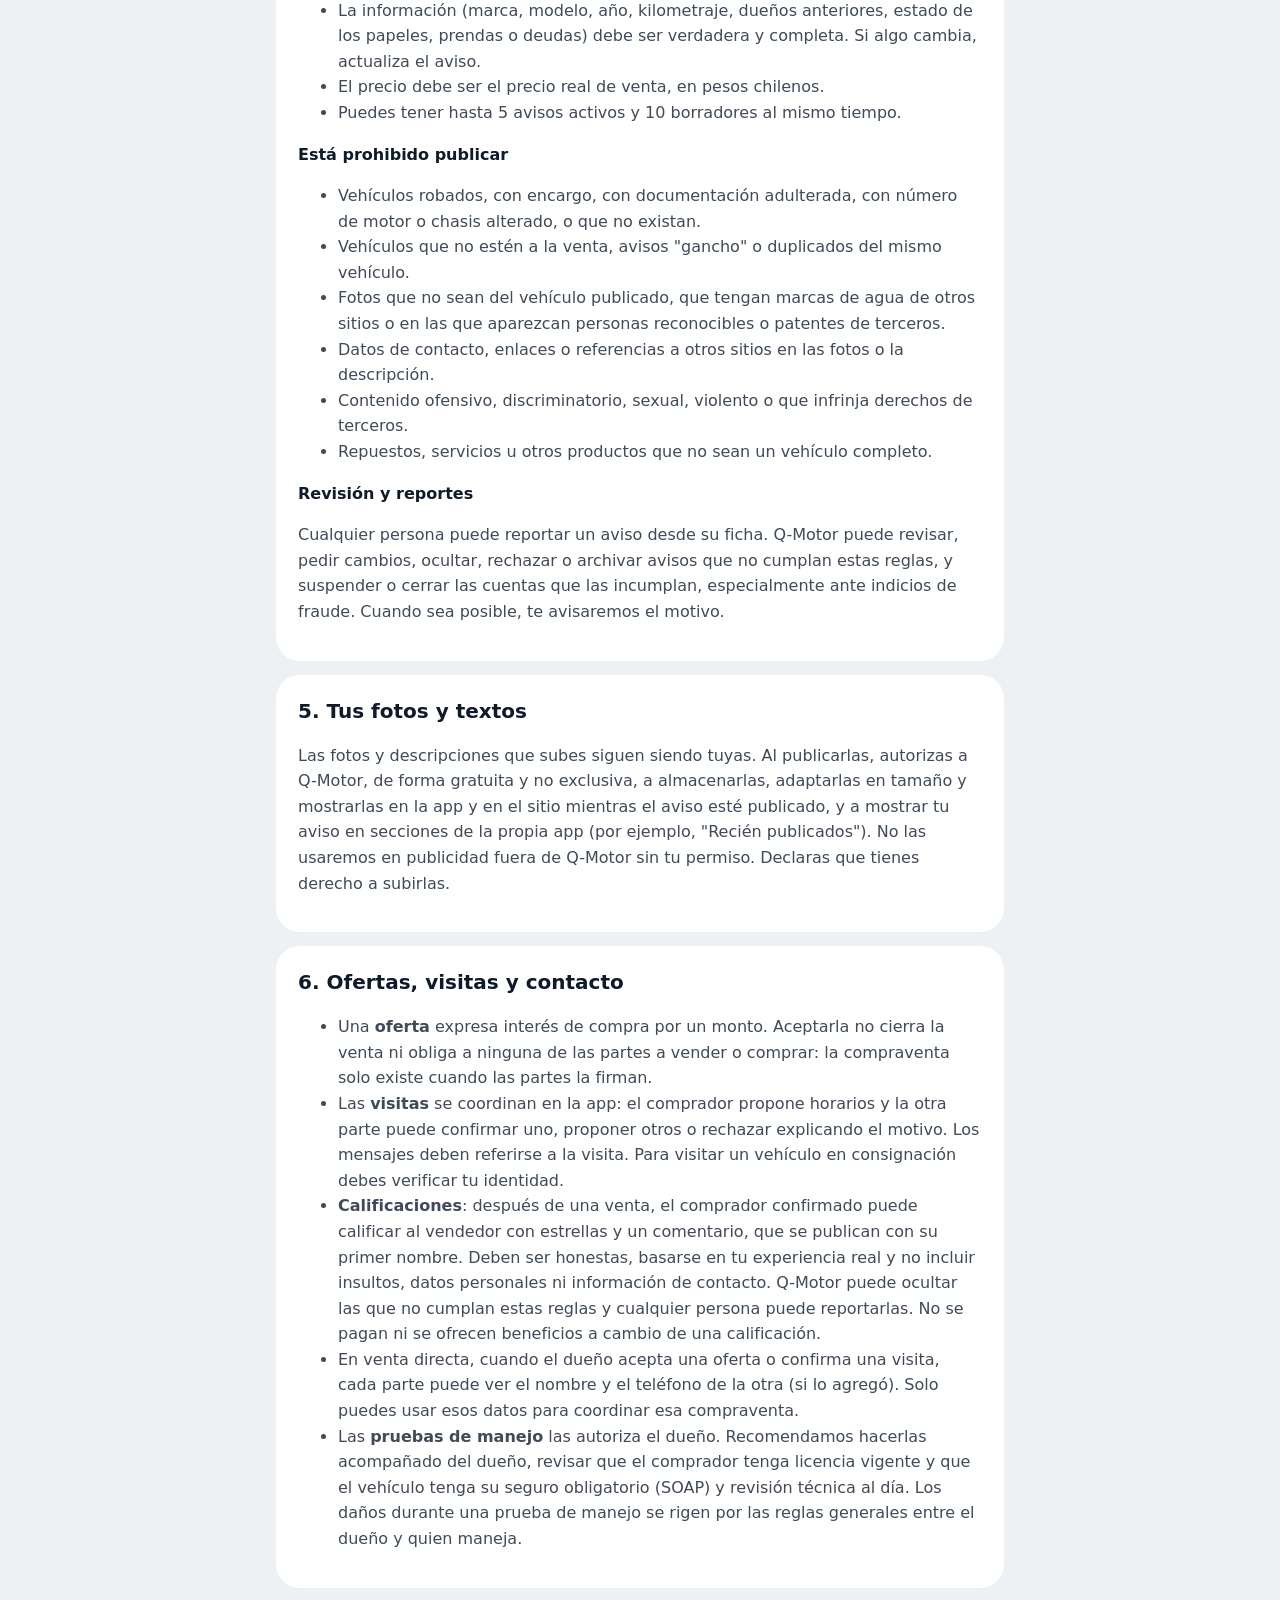
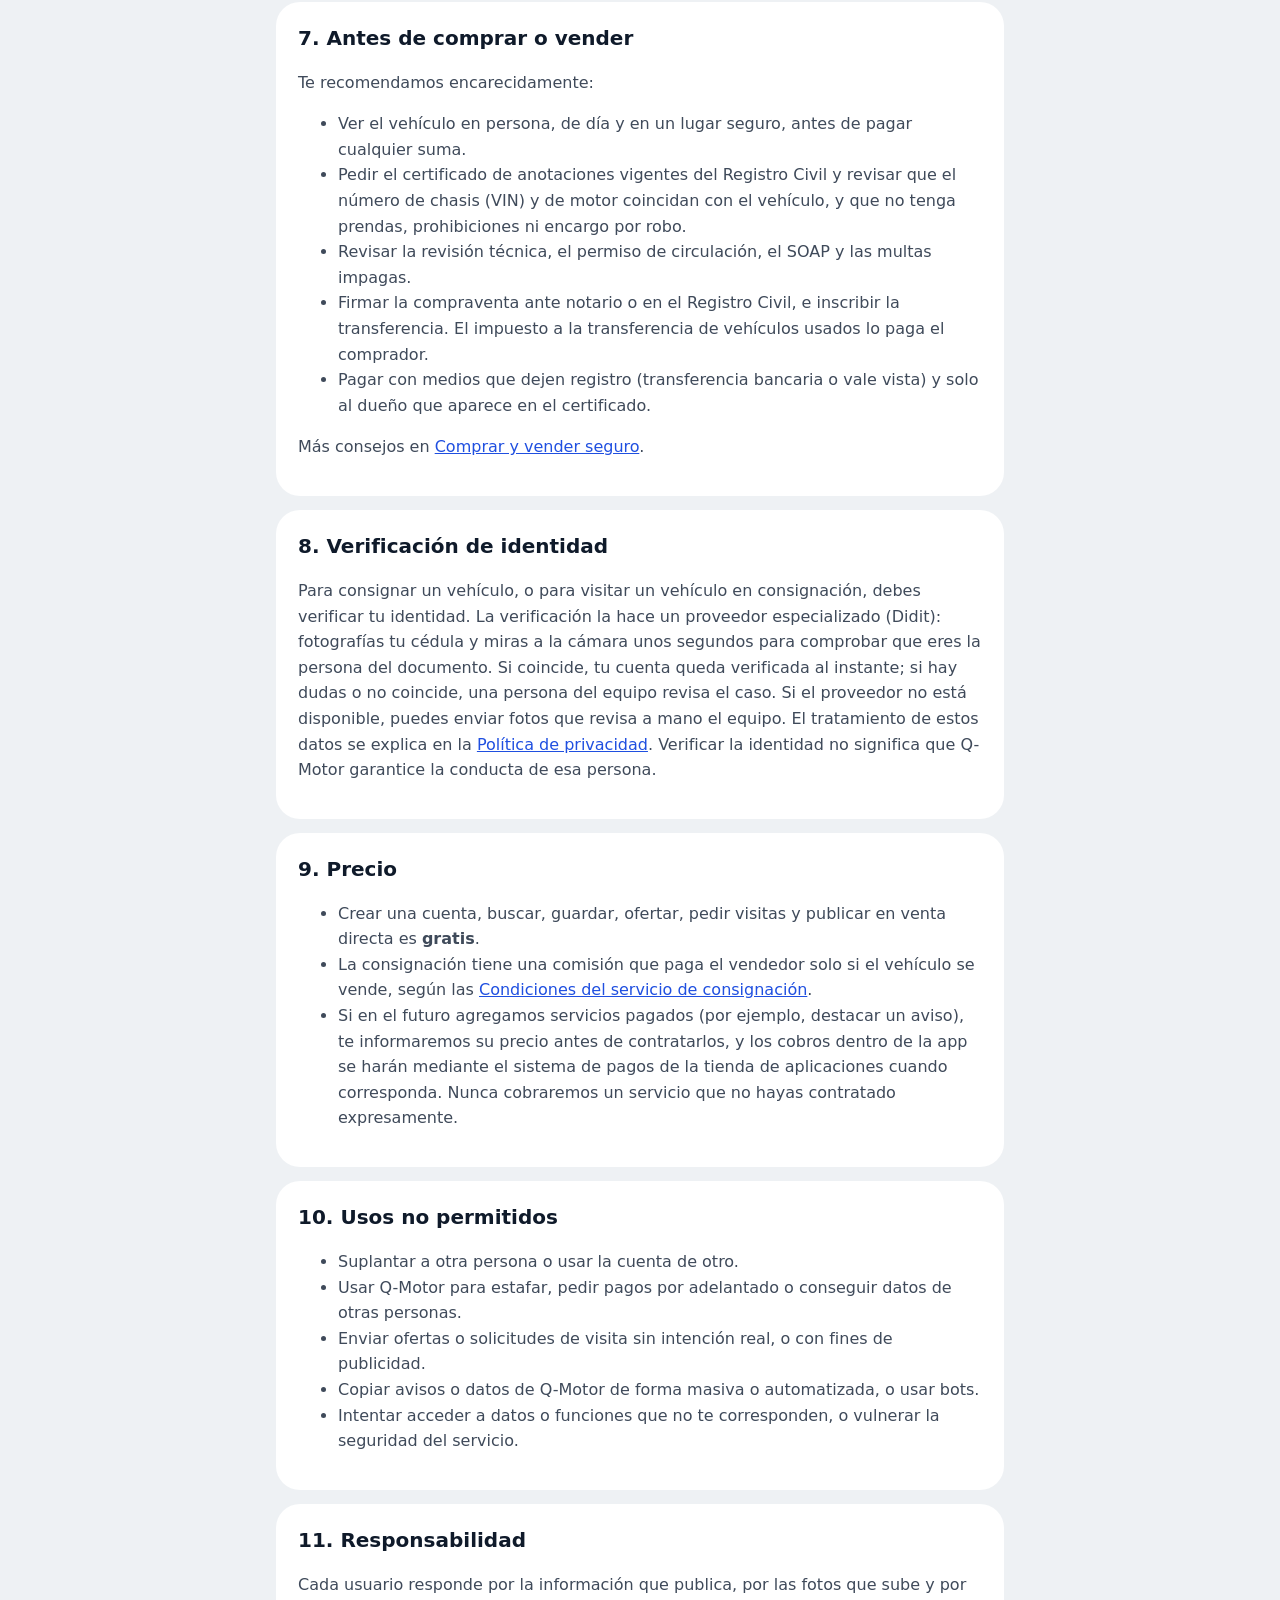
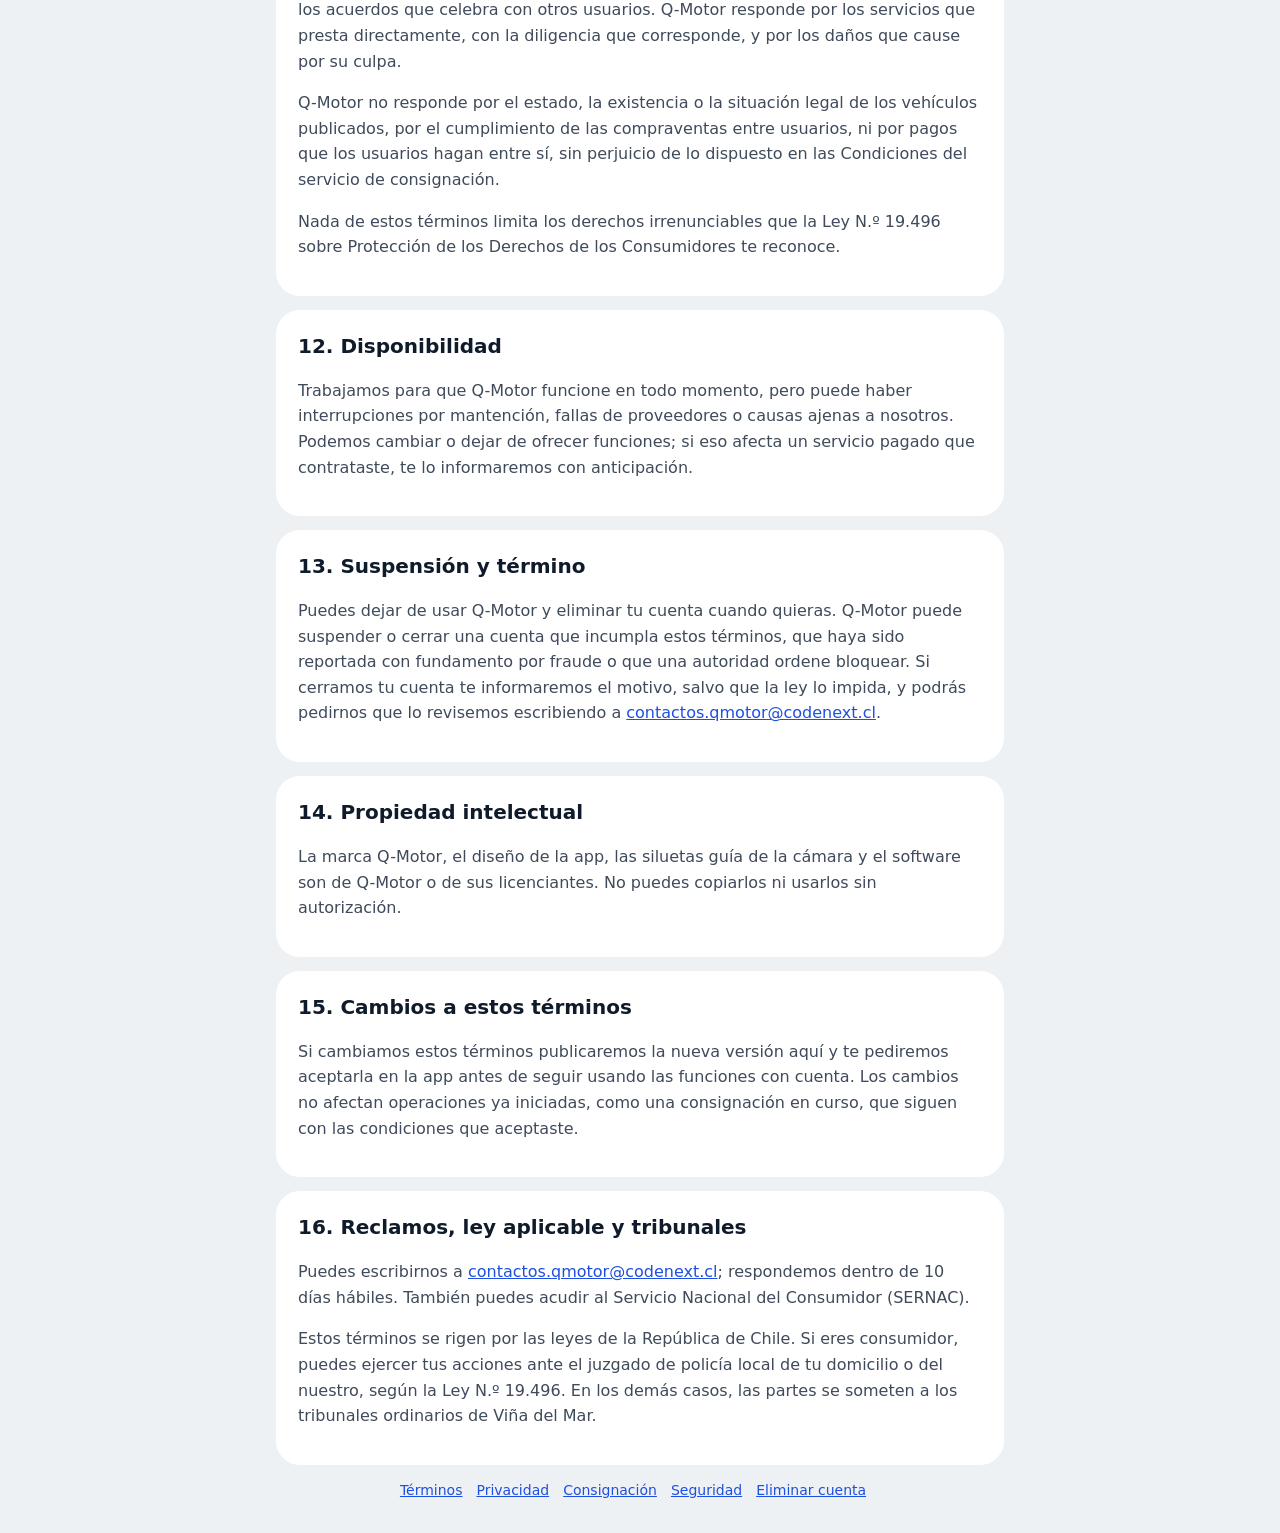
<file: terminos.html>
<!doctype html>
<html lang="es-CL">
<head>
<meta charset="utf-8">
<meta name="viewport" content="width=device-width, initial-scale=1">
<title>Términos y condiciones · Q-Motor</title>
<link rel="stylesheet" href="estilo.css">
</head>
<body>
<header><div class="wrap">
  <a class="marca" href="index.html">Q-MOTOR</a>
  <h1>Términos y condiciones de uso</h1>
  <p>Versión 1.3, vigente desde el 22 de octubre de 2026.</p>
</div></header>
<main class="wrap">

<section>
  <h2>1. Quiénes somos</h2>
  <p>Q-Motor es una plataforma para publicar y buscar vehículos usados en Chile, operada por CodeNext SpA, RUT 78.224.528-7, con domicilio en Arlegui 440, oficina 910, Viña del Mar, Región de Valparaíso, representada legalmente por Eduardo Andrés Figueroa Figueroa y Manuel Enrique Molina Villarroel (en adelante, "Q-Motor"). Contacto: <a href="mailto:contactos.qmotor@codenext.cl">contactos.qmotor@codenext.cl</a>.</p>
  <p>Estos términos regulan el uso de la app Q-Motor y de su sitio web. Para usar las funciones que requieren cuenta debes leerlos y aceptarlos en la app, junto con la <a href="privacidad.html">Política de privacidad</a>. Guardamos la fecha y la versión que aceptaste. Puedes revisarlos cuando quieras en <em>Perfil → Ajustes</em>.</p>
</section>

<section>
  <h2>2. Qué hace Q-Motor y qué no hace</h2>
  <ul>
    <li>Q-Motor <strong>pone en contacto</strong> a personas que venden vehículos con personas que quieren comprarlos: muestra los avisos, permite guardar, ofertar y pedir visitas.</li>
    <li>En la <strong>venta directa</strong>, Q-Motor no es parte de la compraventa, no negocia por nadie y no revisa los vehículos.</li>
    <li>En la <strong>consignación</strong>, Q-Motor presta al vendedor los servicios descritos en las <a href="consignacion.html">Condiciones del servicio de consignación</a>, pero tampoco es el vendedor ni el comprador.</li>
    <li><strong>Q-Motor nunca recibe, retiene ni transfiere el dinero de una compraventa.</strong> El comprador le paga directamente al dueño. Si alguien te pide transferir un pago, una reserva o una garantía a nombre de Q-Motor o a un tercero, es un intento de estafa: no pagues y repórtalo.</li>
    <li>Q-Motor no tasa vehículos ni garantiza su estado, su historial, su precio ni que se concrete una venta.</li>
  </ul>
</section>

<section>
  <h2>3. Tu cuenta</h2>
  <ul>
    <li>Debes ser <strong>mayor de 18 años</strong> y tener capacidad legal para contratar.</li>
    <li>Ingresas con Google, Apple o con un código de un solo uso que te enviamos por correo. Ese código es personal: <strong>nadie de Q-Motor te lo va a pedir</strong>. Eres responsable de lo que se haga con tu cuenta si compartes el acceso.</li>
    <li>Los datos de tu perfil deben ser verdaderos y tuyos. Una persona, una cuenta.</li>
    <li>Puedes eliminar tu cuenta cuando quieras desde <em>Perfil → Ajustes → Eliminar cuenta</em> o como se explica en <a href="eliminar-cuenta.html">esta página</a>.</li>
  </ul>
</section>

<section>
  <h2>4. Publicar un vehículo</h2>
  <h3>Requisitos</h3>
  <ul>
    <li>Solo puedes publicar vehículos que estén inscritos a tu nombre o que estés autorizado por escrito a vender. Lo declaras al publicar y Q-Motor puede pedirte que lo acredites.</li>
    <li>Cada aviso debe tener todas las fotos obligatorias de su categoría, tomadas del vehículo real y en su estado actual. La foto de la placa VIN o número de chasis <strong>no se publica</strong>: sirve para verificar el vehículo.</li>
    <li>La información (marca, modelo, año, kilometraje, dueños anteriores, estado de los papeles, prendas o deudas) debe ser verdadera y completa. Si algo cambia, actualiza el aviso.</li>
    <li>El precio debe ser el precio real de venta, en pesos chilenos.</li>
    <li>Puedes tener hasta 5 avisos activos y 10 borradores al mismo tiempo.</li>
  </ul>
  <h3>Está prohibido publicar</h3>
  <ul>
    <li>Vehículos robados, con encargo, con documentación adulterada, con número de motor o chasis alterado, o que no existan.</li>
    <li>Vehículos que no estén a la venta, avisos "gancho" o duplicados del mismo vehículo.</li>
    <li>Fotos que no sean del vehículo publicado, que tengan marcas de agua de otros sitios o en las que aparezcan personas reconocibles o patentes de terceros.</li>
    <li>Datos de contacto, enlaces o referencias a otros sitios en las fotos o la descripción.</li>
    <li>Contenido ofensivo, discriminatorio, sexual, violento o que infrinja derechos de terceros.</li>
    <li>Repuestos, servicios u otros productos que no sean un vehículo completo.</li>
  </ul>
  <h3>Revisión y reportes</h3>
  <p>Cualquier persona puede reportar un aviso desde su ficha. Q-Motor puede revisar, pedir cambios, ocultar, rechazar o archivar avisos que no cumplan estas reglas, y suspender o cerrar las cuentas que las incumplan, especialmente ante indicios de fraude. Cuando sea posible, te avisaremos el motivo.</p>
</section>

<section>
  <h2>5. Tus fotos y textos</h2>
  <p>Las fotos y descripciones que subes siguen siendo tuyas. Al publicarlas, autorizas a Q-Motor, de forma gratuita y no exclusiva, a almacenarlas, adaptarlas en tamaño y mostrarlas en la app y en el sitio mientras el aviso esté publicado, y a mostrar tu aviso en secciones de la propia app (por ejemplo, "Recién publicados"). No las usaremos en publicidad fuera de Q-Motor sin tu permiso. Declaras que tienes derecho a subirlas.</p>
</section>

<section>
  <h2>6. Ofertas, visitas y contacto</h2>
  <ul>
    <li>Una <strong>oferta</strong> expresa interés de compra por un monto. Aceptarla no cierra la venta ni obliga a ninguna de las partes a vender o comprar: la compraventa solo existe cuando las partes la firman.</li>
    <li>Las <strong>visitas</strong> se coordinan en la app: el comprador propone horarios y la otra parte puede confirmar uno, proponer otros o rechazar explicando el motivo. Los mensajes deben referirse a la visita. Para visitar un vehículo en consignación debes verificar tu identidad.</li>
    <li><strong>Calificaciones</strong>: después de una venta, el comprador confirmado puede calificar al vendedor con estrellas y un comentario, que se publican con su primer nombre. Deben ser honestas, basarse en tu experiencia real y no incluir insultos, datos personales ni información de contacto. Q-Motor puede ocultar las que no cumplan estas reglas y cualquier persona puede reportarlas. No se pagan ni se ofrecen beneficios a cambio de una calificación.</li>
    <li>En venta directa, cuando el dueño acepta una oferta o confirma una visita, cada parte puede ver el nombre y el teléfono de la otra (si lo agregó). Solo puedes usar esos datos para coordinar esa compraventa.</li>
    <li>Las <strong>pruebas de manejo</strong> las autoriza el dueño. Recomendamos hacerlas acompañado del dueño, revisar que el comprador tenga licencia vigente y que el vehículo tenga su seguro obligatorio (SOAP) y revisión técnica al día. Los daños durante una prueba de manejo se rigen por las reglas generales entre el dueño y quien maneja.</li>
  </ul>
</section>

<section>
  <h2>7. Antes de comprar o vender</h2>
  <p>Te recomendamos encarecidamente:</p>
  <ul>
    <li>Ver el vehículo en persona, de día y en un lugar seguro, antes de pagar cualquier suma.</li>
    <li>Pedir el certificado de anotaciones vigentes del Registro Civil y revisar que el número de chasis (VIN) y de motor coincidan con el vehículo, y que no tenga prendas, prohibiciones ni encargo por robo.</li>
    <li>Revisar la revisión técnica, el permiso de circulación, el SOAP y las multas impagas.</li>
    <li>Firmar la compraventa ante notario o en el Registro Civil, e inscribir la transferencia. El impuesto a la transferencia de vehículos usados lo paga el comprador.</li>
    <li>Pagar con medios que dejen registro (transferencia bancaria o vale vista) y solo al dueño que aparece en el certificado.</li>
  </ul>
  <p>Más consejos en <a href="seguridad.html">Comprar y vender seguro</a>.</p>
</section>

<section>
  <h2>8. Verificación de identidad</h2>
  <p>Para consignar un vehículo, o para visitar un vehículo en consignación, debes verificar tu identidad. La verificación la hace un proveedor especializado (Didit): fotografías tu cédula y miras a la cámara unos segundos para comprobar que eres la persona del documento. Si coincide, tu cuenta queda verificada al instante; si hay dudas o no coincide, una persona del equipo revisa el caso. Si el proveedor no está disponible, puedes enviar fotos que revisa a mano el equipo. El tratamiento de estos datos se explica en la <a href="privacidad.html">Política de privacidad</a>. Verificar la identidad no significa que Q-Motor garantice la conducta de esa persona.</p>
</section>

<section>
  <h2>9. Precio</h2>
  <ul>
    <li>Crear una cuenta, buscar, guardar, ofertar, pedir visitas y publicar en venta directa es <strong>gratis</strong>.</li>
    <li>La consignación tiene una comisión que paga el vendedor solo si el vehículo se vende, según las <a href="consignacion.html">Condiciones del servicio de consignación</a>.</li>
    <li>Si en el futuro agregamos servicios pagados (por ejemplo, destacar un aviso), te informaremos su precio antes de contratarlos, y los cobros dentro de la app se harán mediante el sistema de pagos de la tienda de aplicaciones cuando corresponda. Nunca cobraremos un servicio que no hayas contratado expresamente.</li>
  </ul>
</section>

<section>
  <h2>10. Usos no permitidos</h2>
  <ul>
    <li>Suplantar a otra persona o usar la cuenta de otro.</li>
    <li>Usar Q-Motor para estafar, pedir pagos por adelantado o conseguir datos de otras personas.</li>
    <li>Enviar ofertas o solicitudes de visita sin intención real, o con fines de publicidad.</li>
    <li>Copiar avisos o datos de Q-Motor de forma masiva o automatizada, o usar bots.</li>
    <li>Intentar acceder a datos o funciones que no te corresponden, o vulnerar la seguridad del servicio.</li>
  </ul>
</section>

<section>
  <h2>11. Responsabilidad</h2>
  <p>Cada usuario responde por la información que publica, por las fotos que sube y por los acuerdos que celebra con otros usuarios. Q-Motor responde por los servicios que presta directamente, con la diligencia que corresponde, y por los daños que cause por su culpa.</p>
  <p>Q-Motor no responde por el estado, la existencia o la situación legal de los vehículos publicados, por el cumplimiento de las compraventas entre usuarios, ni por pagos que los usuarios hagan entre sí, sin perjuicio de lo dispuesto en las Condiciones del servicio de consignación.</p>
  <p>Nada de estos términos limita los derechos irrenunciables que la Ley N.º 19.496 sobre Protección de los Derechos de los Consumidores te reconoce.</p>
</section>

<section>
  <h2>12. Disponibilidad</h2>
  <p>Trabajamos para que Q-Motor funcione en todo momento, pero puede haber interrupciones por mantención, fallas de proveedores o causas ajenas a nosotros. Podemos cambiar o dejar de ofrecer funciones; si eso afecta un servicio pagado que contrataste, te lo informaremos con anticipación.</p>
</section>

<section>
  <h2>13. Suspensión y término</h2>
  <p>Puedes dejar de usar Q-Motor y eliminar tu cuenta cuando quieras. Q-Motor puede suspender o cerrar una cuenta que incumpla estos términos, que haya sido reportada con fundamento por fraude o que una autoridad ordene bloquear. Si cerramos tu cuenta te informaremos el motivo, salvo que la ley lo impida, y podrás pedirnos que lo revisemos escribiendo a <a href="mailto:contactos.qmotor@codenext.cl">contactos.qmotor@codenext.cl</a>.</p>
</section>

<section>
  <h2>14. Propiedad intelectual</h2>
  <p>La marca Q-Motor, el diseño de la app, las siluetas guía de la cámara y el software son de Q-Motor o de sus licenciantes. No puedes copiarlos ni usarlos sin autorización.</p>
</section>

<section>
  <h2>15. Cambios a estos términos</h2>
  <p>Si cambiamos estos términos publicaremos la nueva versión aquí y te pediremos aceptarla en la app antes de seguir usando las funciones con cuenta. Los cambios no afectan operaciones ya iniciadas, como una consignación en curso, que siguen con las condiciones que aceptaste.</p>
</section>

<section>
  <h2>16. Reclamos, ley aplicable y tribunales</h2>
  <p>Puedes escribirnos a <a href="mailto:contactos.qmotor@codenext.cl">contactos.qmotor@codenext.cl</a>; respondemos dentro de 10 días hábiles. También puedes acudir al Servicio Nacional del Consumidor (SERNAC).</p>
  <p>Estos términos se rigen por las leyes de la República de Chile. Si eres consumidor, puedes ejercer tus acciones ante el juzgado de policía local de tu domicilio o del nuestro, según la Ley N.º 19.496. En los demás casos, las partes se someten a los tribunales ordinarios de Viña del Mar.</p>
</section>

</main>
<footer><div class="wrap"><nav><a href="terminos.html">Términos</a><a href="privacidad.html">Privacidad</a><a href="consignacion.html">Consignación</a><a href="seguridad.html">Seguridad</a><a href="eliminar-cuenta.html">Eliminar cuenta</a></nav></div></footer>
</body>
</html>
</file>
<file: estilo.css>
:root {
  --ink: #0f1a2a;
  --bg: #eef1f4;
  --surface: #ffffff;
  --primary: #1f4fe0;
  --signal: #f5c518;
  --muted: #5b6676;
  --secondary: #3f4a5a;
}
* { box-sizing: border-box; }
body {
  margin: 0;
  background: var(--bg);
  color: var(--ink);
  font: 16px/1.6 'Instrument Sans', system-ui, -apple-system, 'Segoe UI', Roboto, sans-serif;
}
header {
  background: var(--ink);
  color: #fff;
  padding: 28px 16px 36px;
}
.wrap { max-width: 760px; margin: 0 auto; padding: 0 16px; }
.marca {
  display: inline-flex; align-items: center; gap: 8px;
  background: #fff; color: var(--ink); border-radius: 8px; padding: 6px 12px;
  font-family: 'Bricolage Grotesque', system-ui, sans-serif; font-weight: 800; letter-spacing: .02em; text-decoration: none;
}
.marca::before { content: ''; width: 6px; height: 20px; border-radius: 3px; background: var(--signal); }
h1 { font-family: 'Bricolage Grotesque', system-ui, sans-serif; font-size: 34px; line-height: 1.1; margin: 24px 0 8px; }
header p { color: #b9c3d2; margin: 0; }
main { padding: 24px 0 48px; }
section { background: var(--surface); border-radius: 24px; padding: 20px 22px; margin-bottom: 14px; }
h2 { font-family: 'Bricolage Grotesque', system-ui, sans-serif; font-size: 20px; margin: 0 0 8px; }
h3 { font-size: 16px; margin: 16px 0 4px; }
p, li { color: var(--secondary); }
a { color: var(--primary); }
table { width: 100%; border-collapse: collapse; font-size: 15px; }
th, td { text-align: left; padding: 8px 6px; border-bottom: 1px solid var(--bg); vertical-align: top; }
th { color: var(--ink); }
mark.pendiente { background: #fff6d1; color: var(--ink); padding: 0 4px; border-radius: 4px; }
footer { color: var(--muted); font-size: 14px; text-align: center; padding-bottom: 32px; }
nav a { margin-right: 14px; }
</file>
